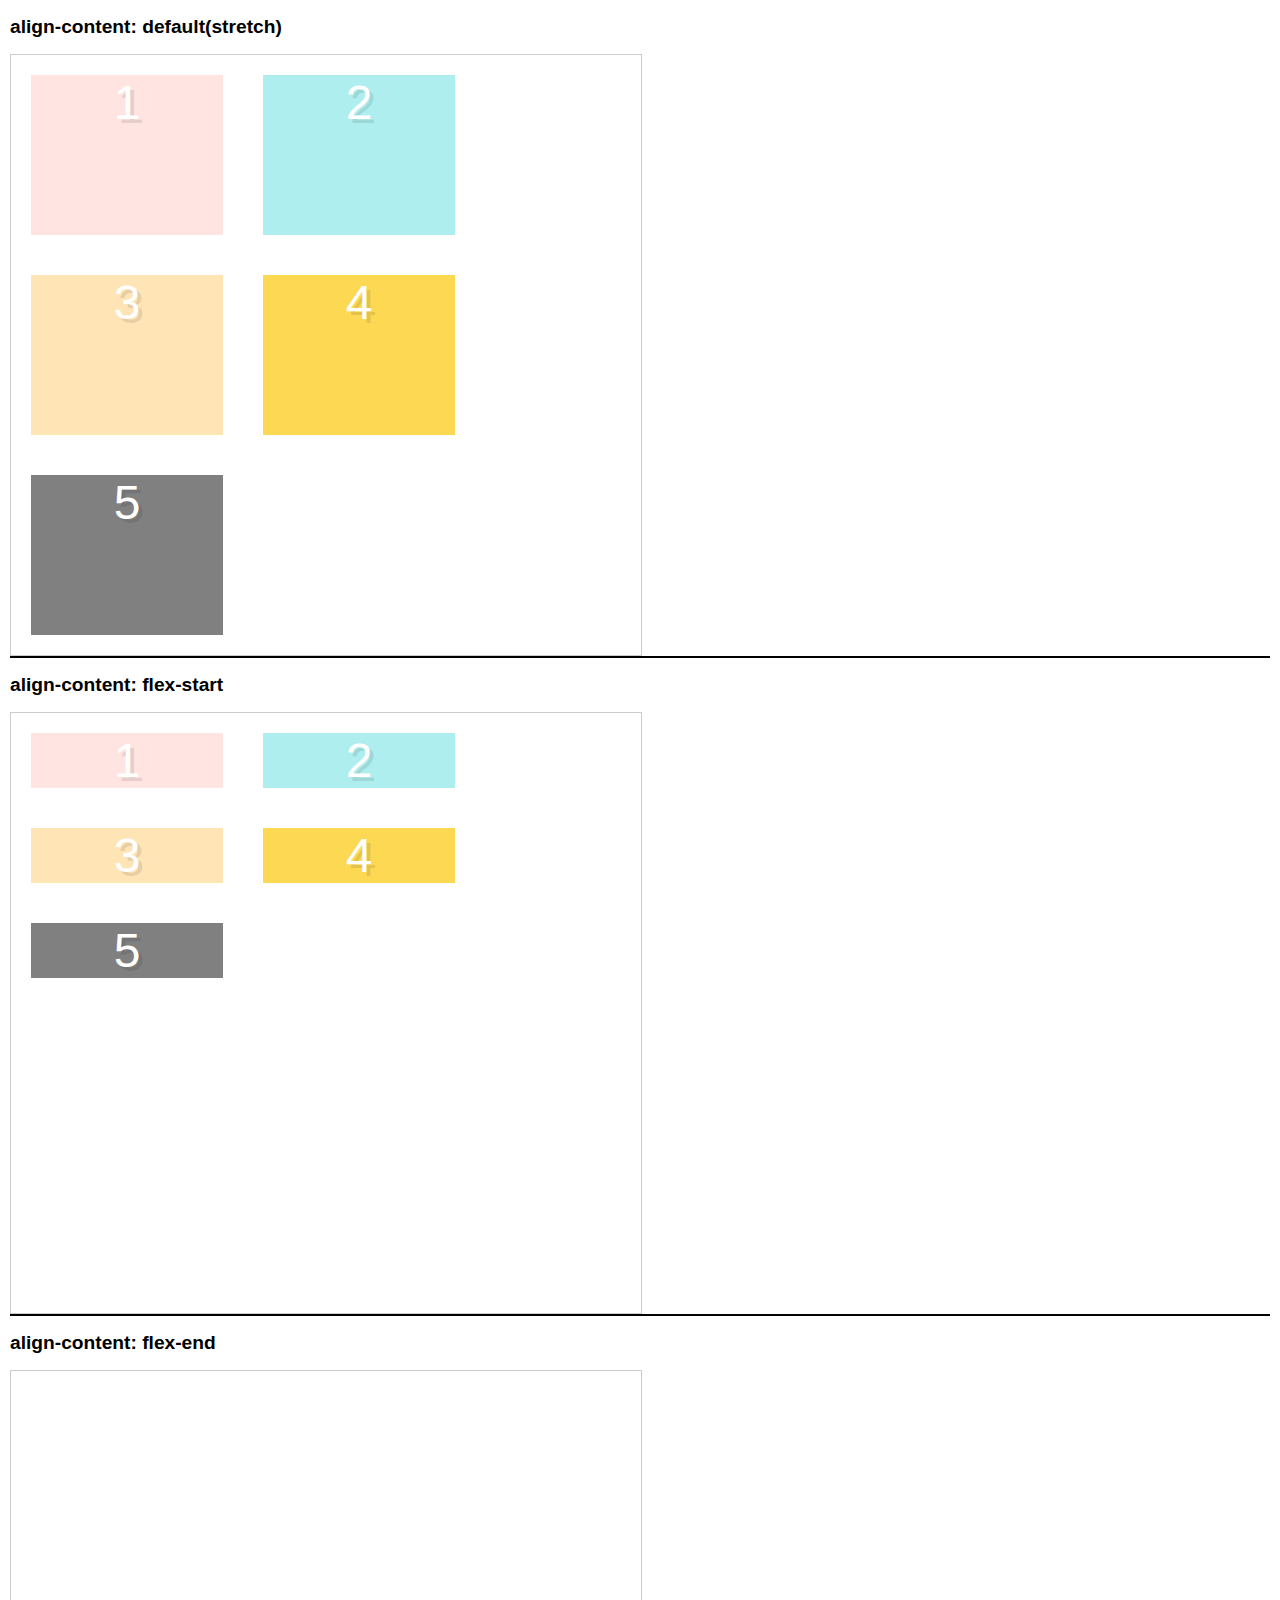
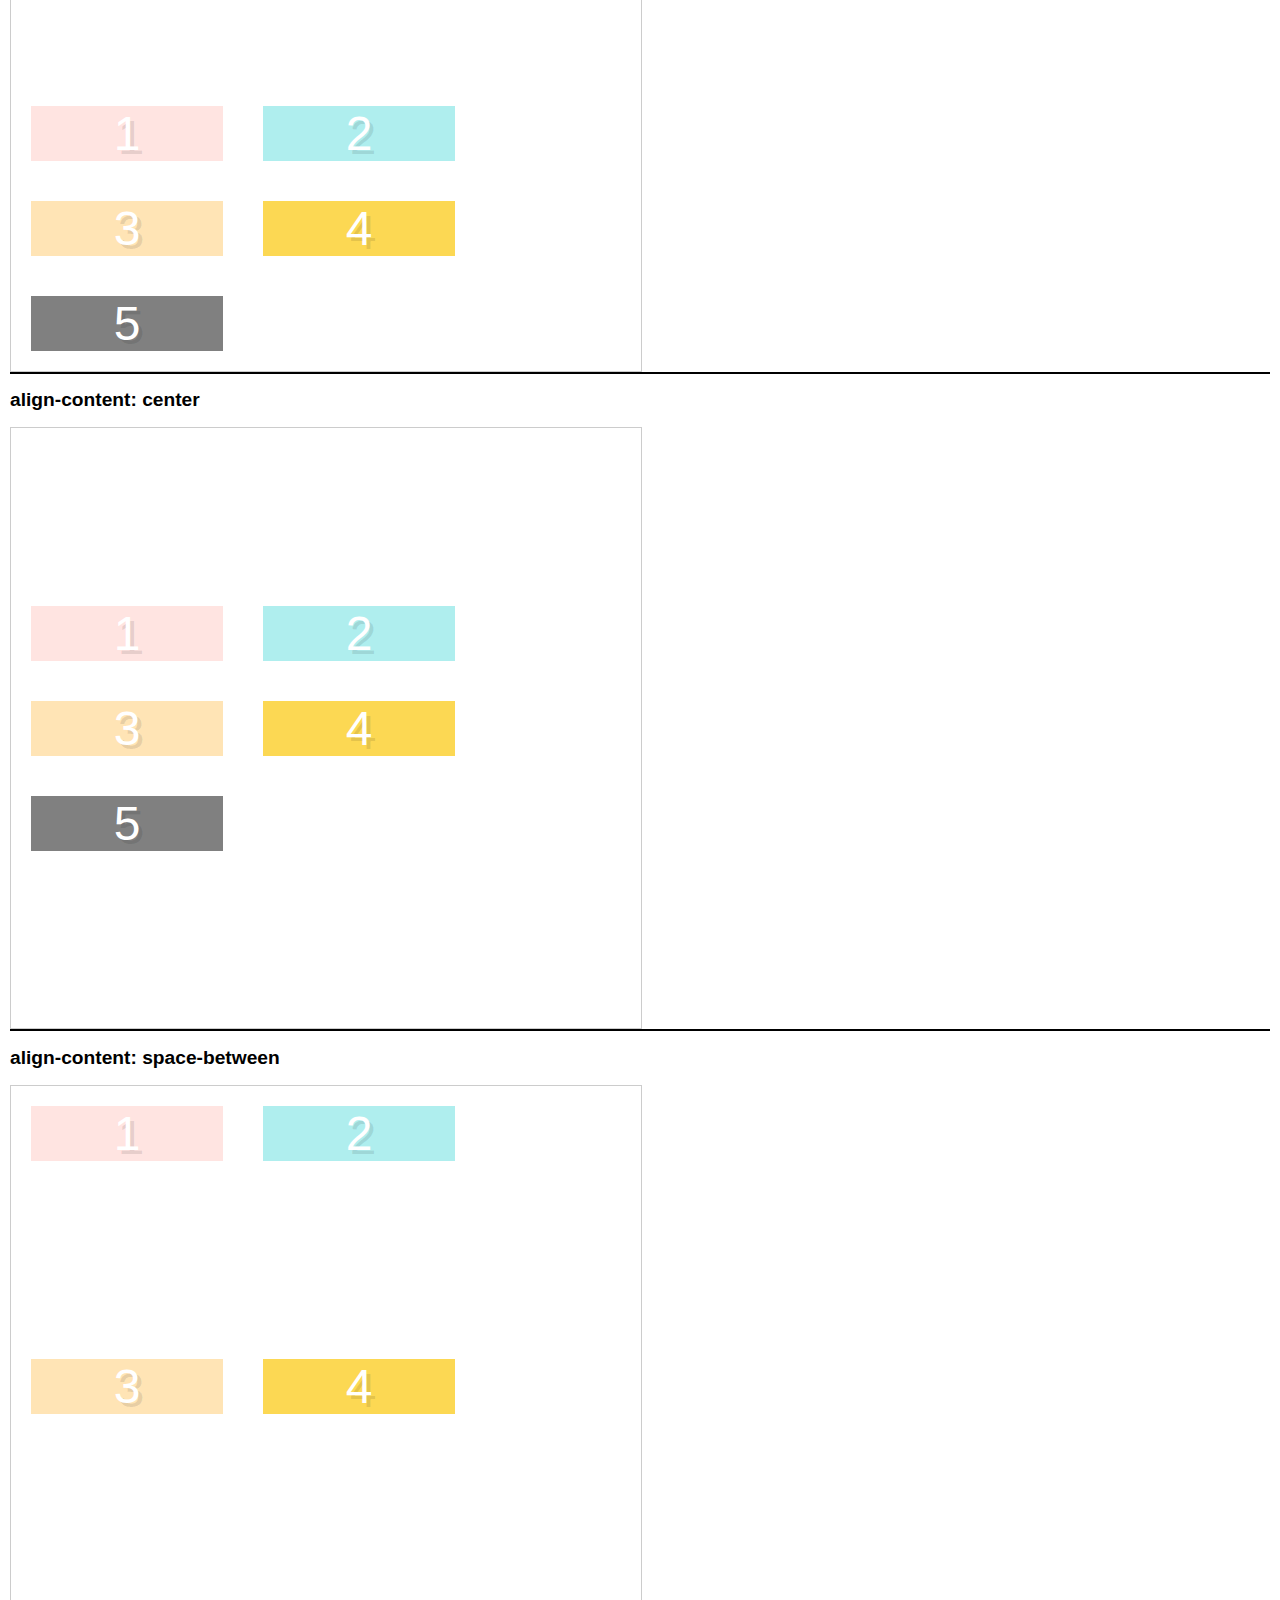
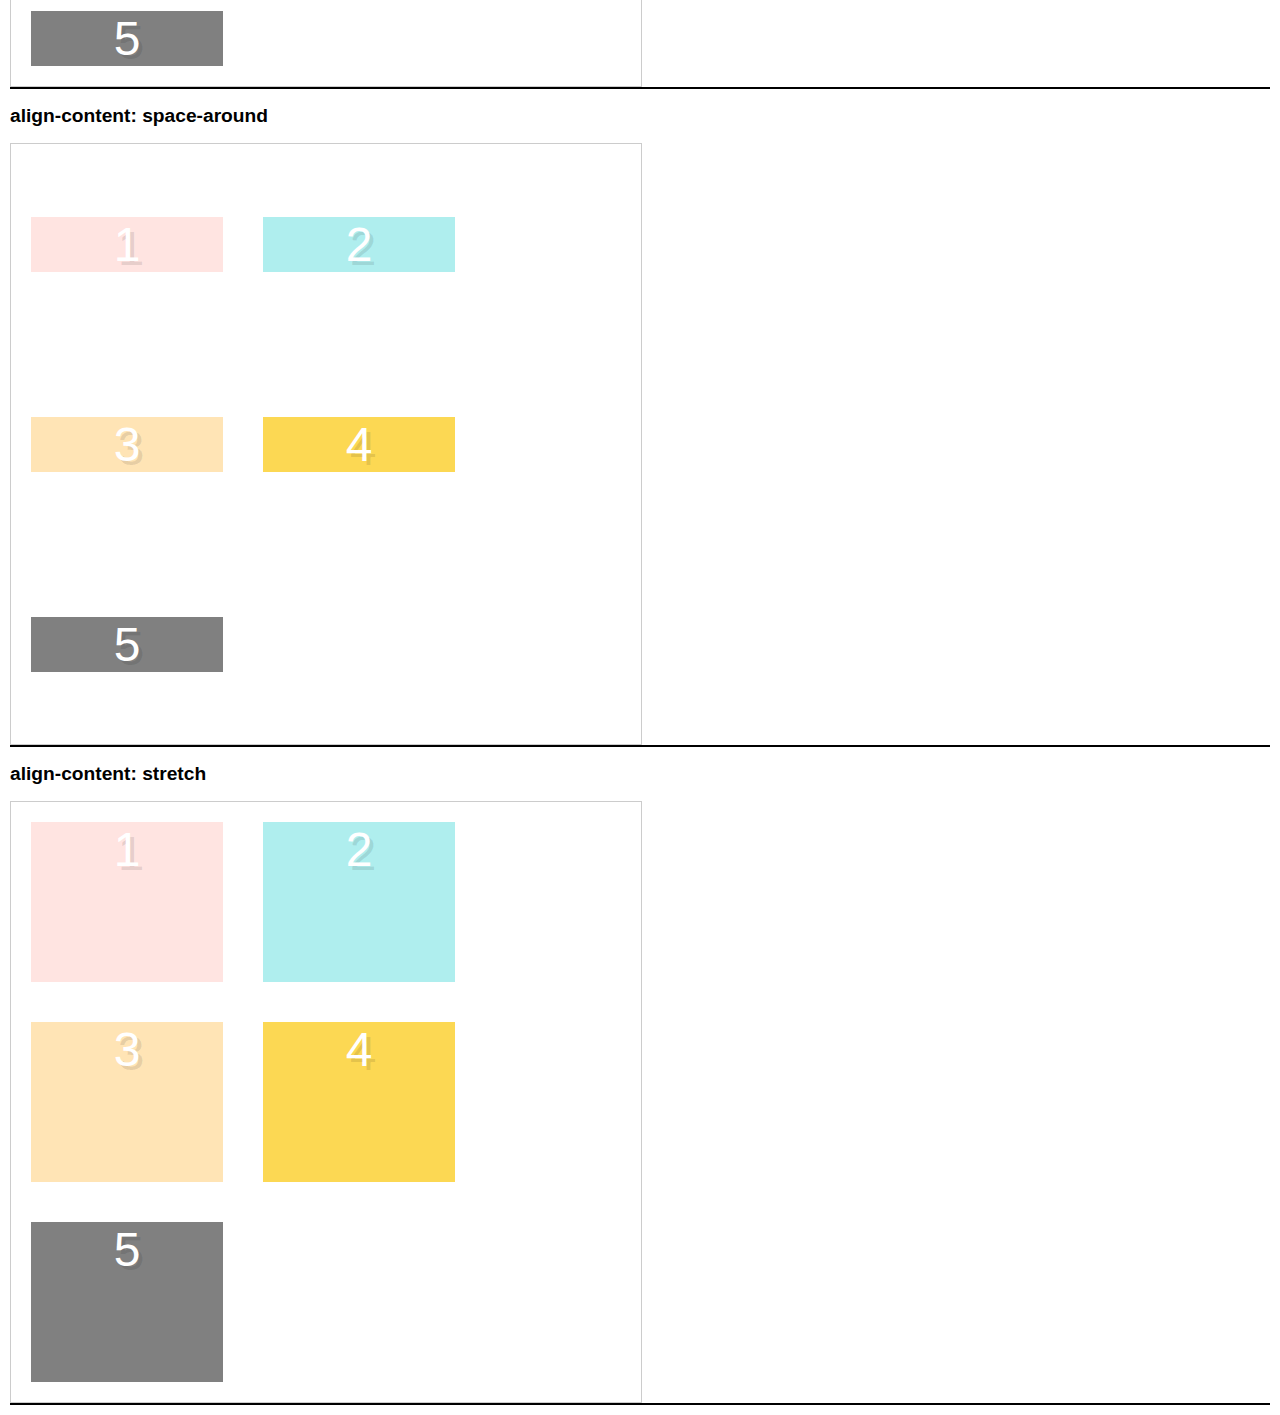
<file: align-content/index.html>
<!DOCTYPE html>
<html lang="en">
  <head>
    <meta charset="UTF-8">
    <link rel="stylesheet" href="../css/normalize.css" type="text/css"/>
    <link rel="stylesheet" href="style.css" type="text/css"/>
    <title>Flex Layout align-content</title>
  </head>
  <body>
    <div class="container">
      <h2>align-content: default(stretch)</h2>
      <div class="flex">
        <div class="box box1">1</div>
        <div class="box box2">2</div>
        <div class="box box3">3</div>
        <div class="box box4">4</div>
        <div class="box box5">5</div>
      </div>
    </div>

    <div class="container">
      <h2>align-content: flex-start</h2>
      <div class="flex flex-start">
        <div class="box box1">1</div>
        <div class="box box2">2</div>
        <div class="box box3">3</div>
        <div class="box box4">4</div>
        <div class="box box5">5</div>
      </div>
    </div>

    <div class="container">
      <h2>align-content: flex-end</h2>
      <div class="flex flex-end">
        <div class="box box1">1</div>
        <div class="box box2">2</div>
        <div class="box box3">3</div>
        <div class="box box4">4</div>
        <div class="box box5">5</div>
      </div>
    </div>

    <div class="container">
      <h2>align-content: center</h2>
      <div class="flex center">
        <div class="box box1">1</div>
        <div class="box box2">2</div>
        <div class="box box3">3</div>
        <div class="box box4">4</div>
        <div class="box box5">5</div>
      </div>
    </div>

    <div class="container">
      <h2>align-content: space-between</h2>
      <div class="flex space-between">
        <div class="box box1">1</div>
        <div class="box box2">2</div>
        <div class="box box3">3</div>
        <div class="box box4">4</div>
        <div class="box box5">5</div>
      </div>
    </div>

    <div class="container">
      <h2>align-content: space-around</h2>
      <div class="flex space-around">
        <div class="box box1">1</div>
        <div class="box box2">2</div>
        <div class="box box3">3</div>
        <div class="box box4">4</div>
        <div class="box box5">5</div>
      </div>
    </div>

    <div class="container">
      <h2>align-content: stretch</h2>
      <div class="flex stretch">
        <div class="box box1">1</div>
        <div class="box box2">2</div>
        <div class="box box3">3</div>
        <div class="box box4">4</div>
        <div class="box box5">5</div>
      </div>
    </div>

  </body>
</html>
</file>
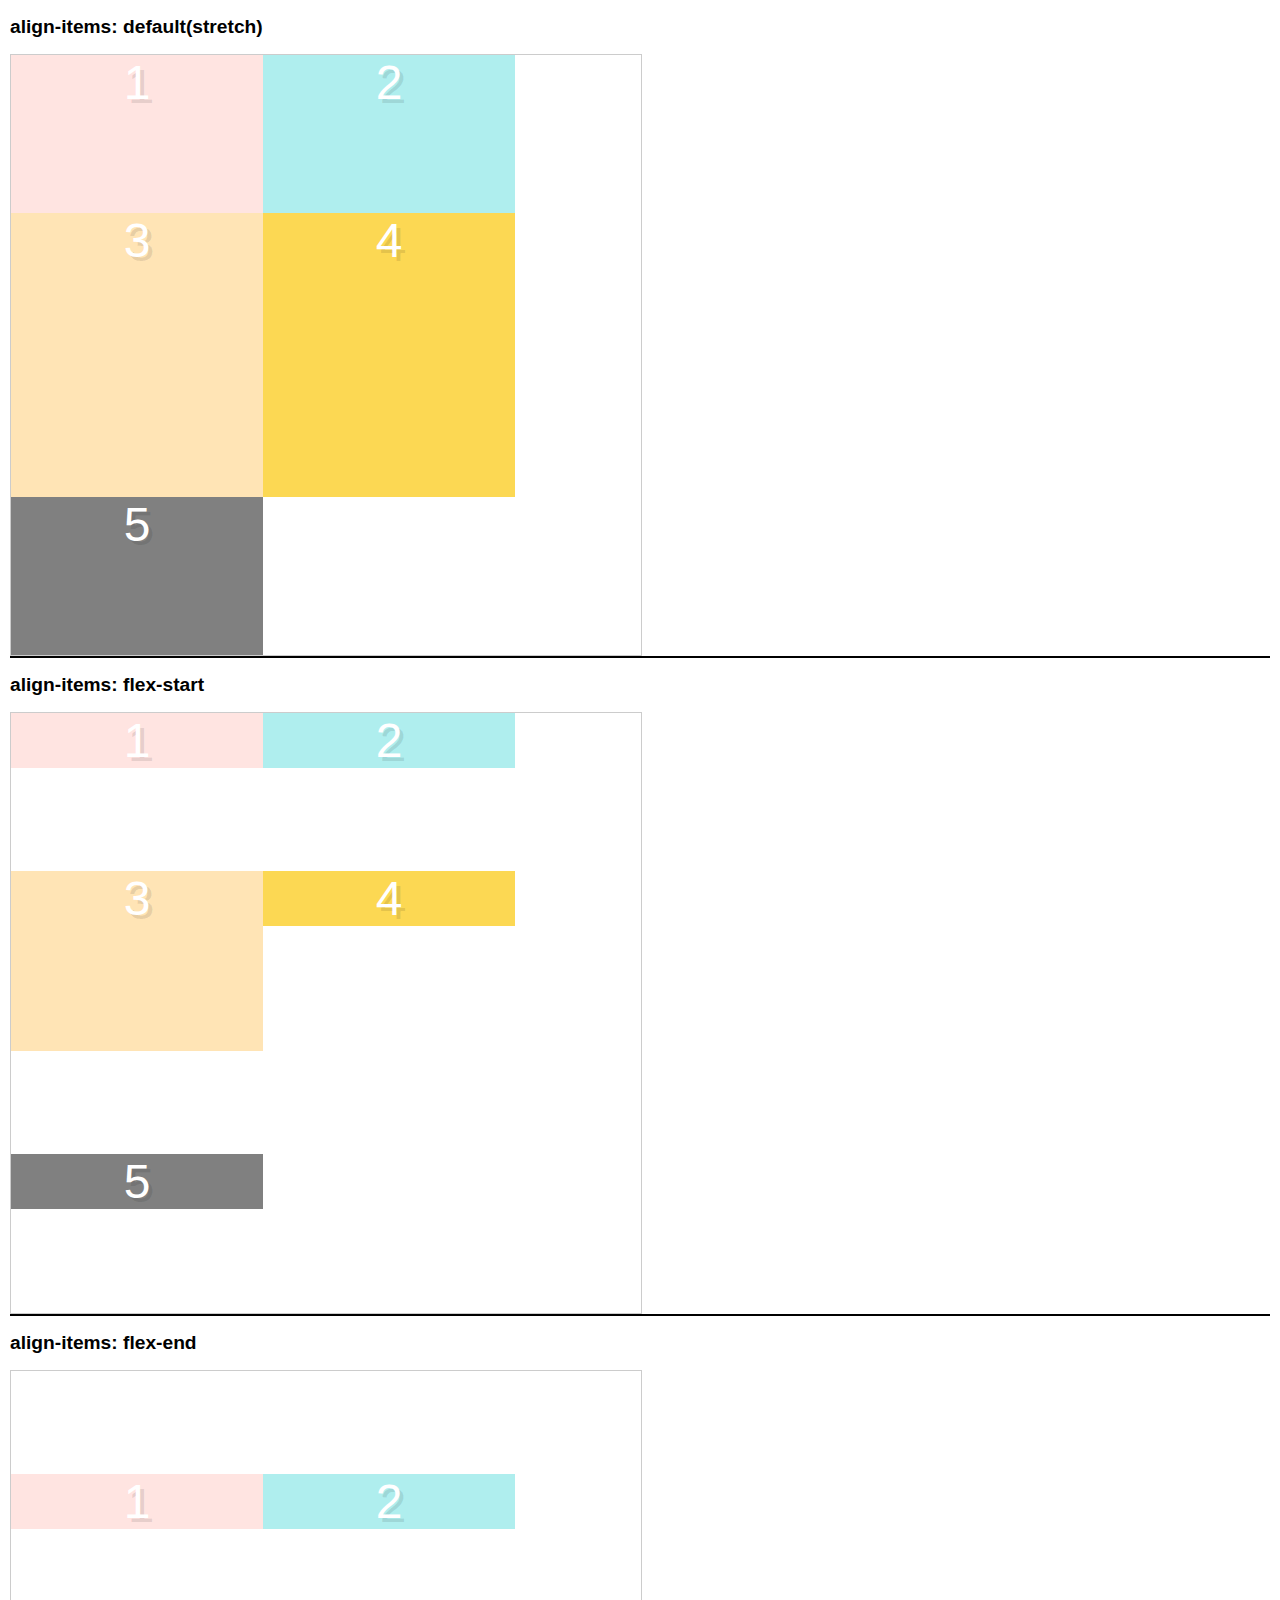
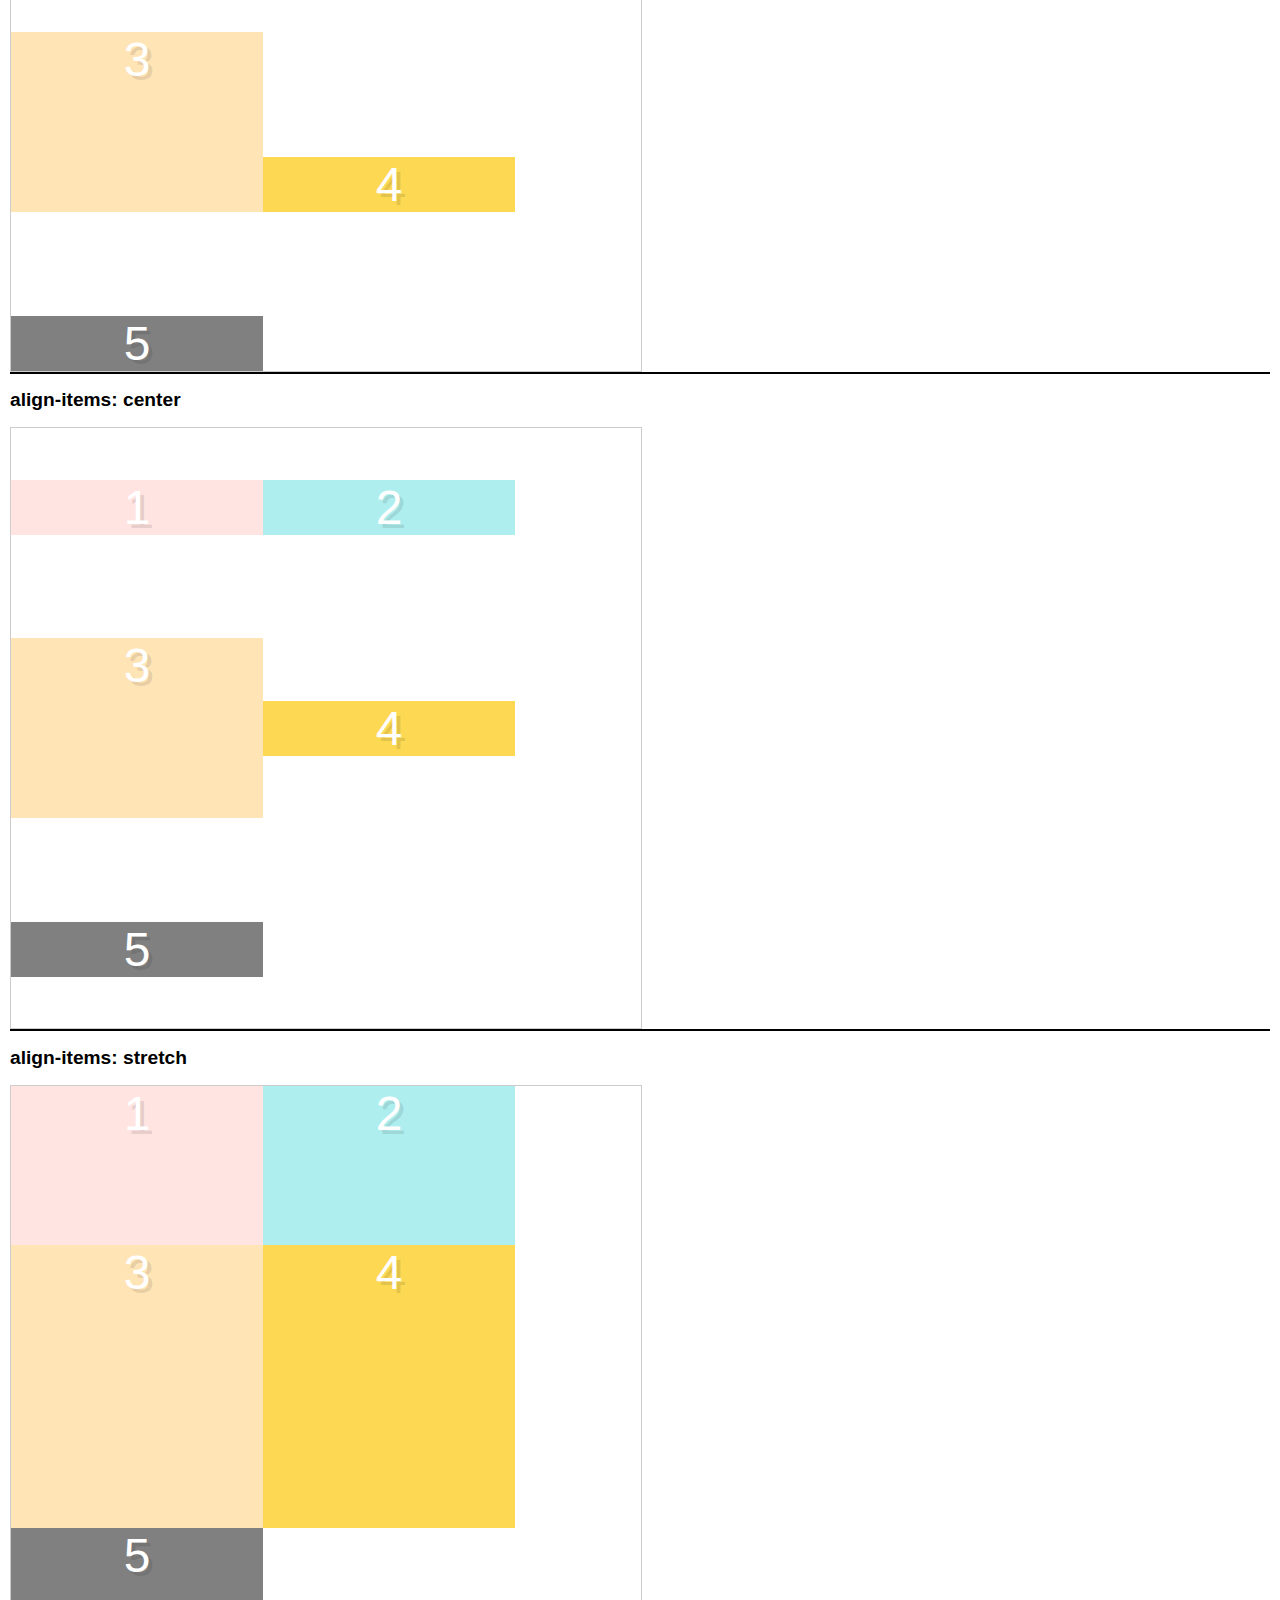
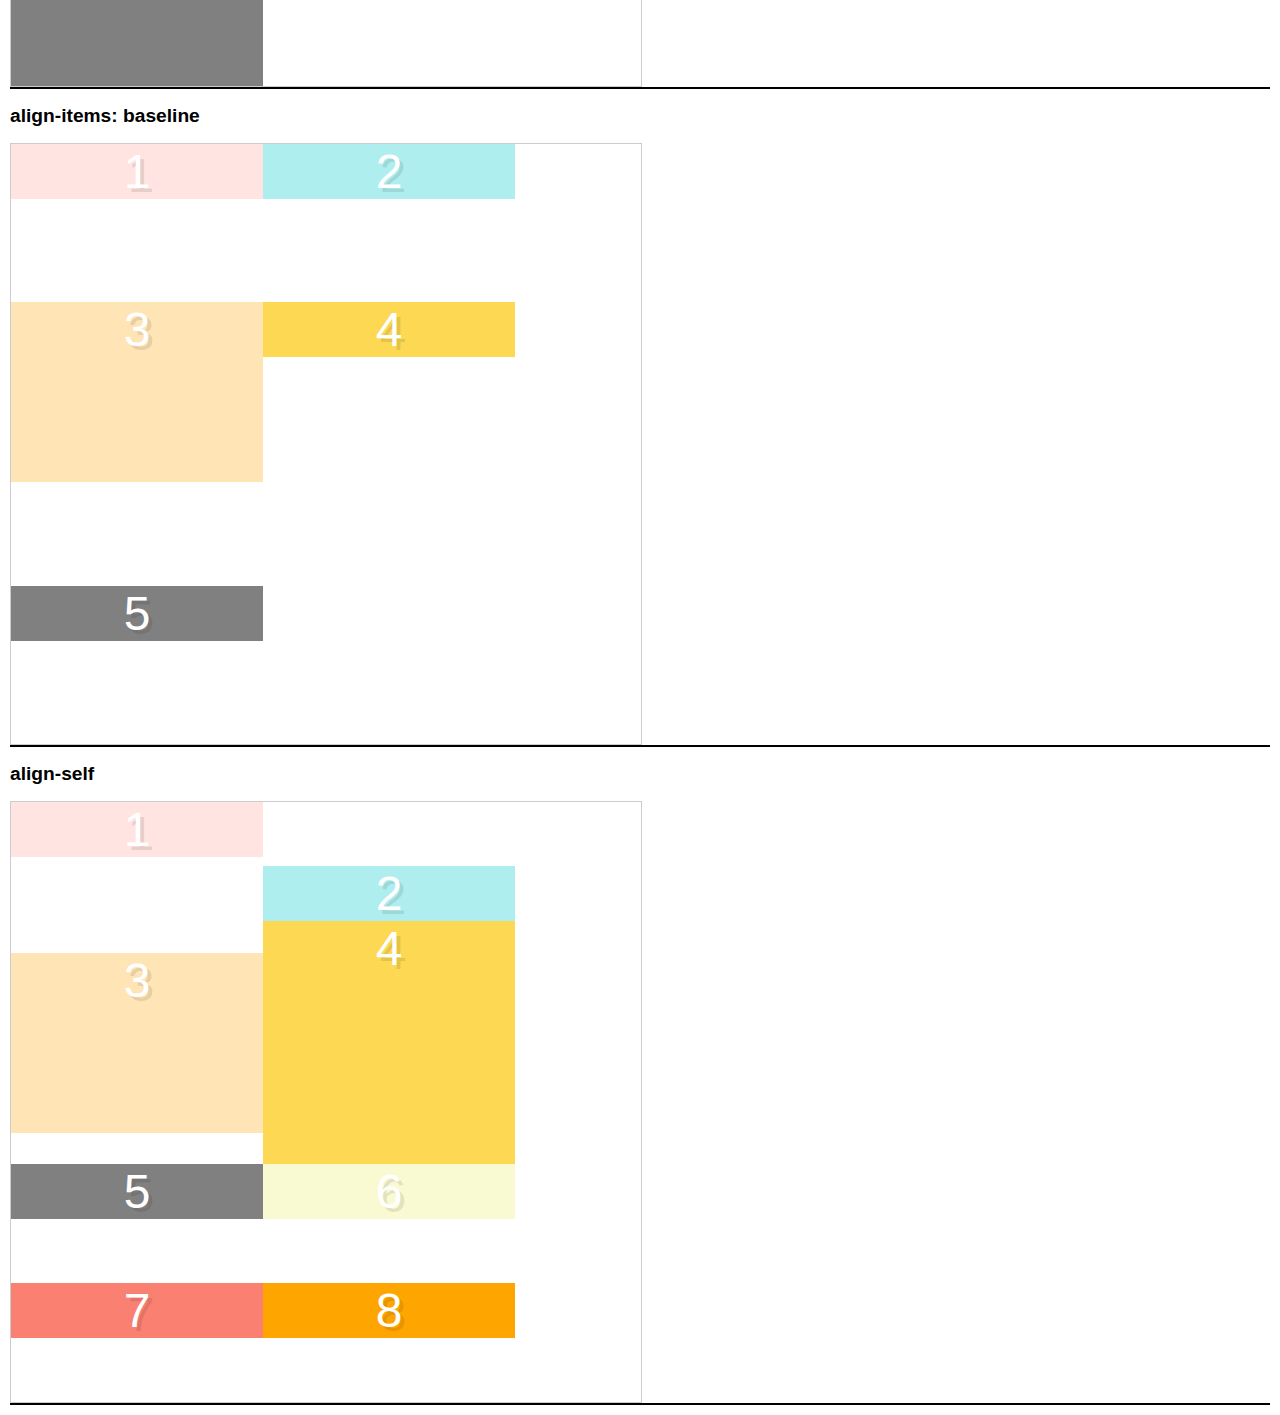
<file: align-items-with-align-self/index.html>
<!DOCTYPE html>
<html lang="en">
  <head>
    <meta charset="UTF-8">
    <link rel="stylesheet" href="../css/normalize.css" type="text/css"/>
    <link rel="stylesheet" href="style.css" type="text/css"/>
    <title>Flex Layout align-items</title>
  </head>
  <body>
    <div class="container">
      <h2>align-items: default(stretch)</h2>
      <div class="flex">
        <div class="box box1">1</div>
        <div class="box box2">2</div>
        <div class="box box3">3</div>
        <div class="box box4">4</div>
        <div class="box box5">5</div>
      </div>
    </div>

    <div class="container">
      <h2>align-items: flex-start</h2>
      <div class="flex flex-start">
        <div class="box box1">1</div>
        <div class="box box2">2</div>
        <div class="box box3">3</div>
        <div class="box box4">4</div>
        <div class="box box5">5</div>
      </div>
    </div>

    <div class="container">
      <h2>align-items: flex-end</h2>
      <div class="flex flex-end">
        <div class="box box1">1</div>
        <div class="box box2">2</div>
        <div class="box box3">3</div>
        <div class="box box4">4</div>
        <div class="box box5">5</div>
      </div>
    </div>

    <div class="container">
      <h2>align-items: center</h2>
      <div class="flex center">
        <div class="box box1">1</div>
        <div class="box box2">2</div>
        <div class="box box3">3</div>
        <div class="box box4">4</div>
        <div class="box box5">5</div>
      </div>
    </div>

    <div class="container">
      <h2>align-items: stretch</h2>
      <div class="flex stretch">
        <div class="box box1">1</div>
        <div class="box box2">2</div>
        <div class="box box3">3</div>
        <div class="box box4">4</div>
        <div class="box box5">5</div>
      </div>
    </div>

    <div class="container">
      <h2>align-items: baseline</h2>
      <div class="flex baseline">
        <div class="box box1">1</div>
        <div class="box box2">2</div>
        <div class="box box3">3</div>
        <div class="box box4">4</div>
        <div class="box box5">5</div>
      </div>
    </div>

    <div class="container">
      <h2>align-self</h2>
      <div class="flex baseline">
        <div class="box box1 self-flex-start">1</div>
        <div class="box box2 self-flex-end">2</div>
        <div class="box box3 self-center">3</div>
        <div class="box box4 self-stretch">4</div>
        <div class="box box5 self-baseline">5</div>
        <div class="box box6">6</div>
        <div class="box box7">7</div>
        <div class="box box8">8</div>
      </div>
    </div>


  </body>
</html>
</file>
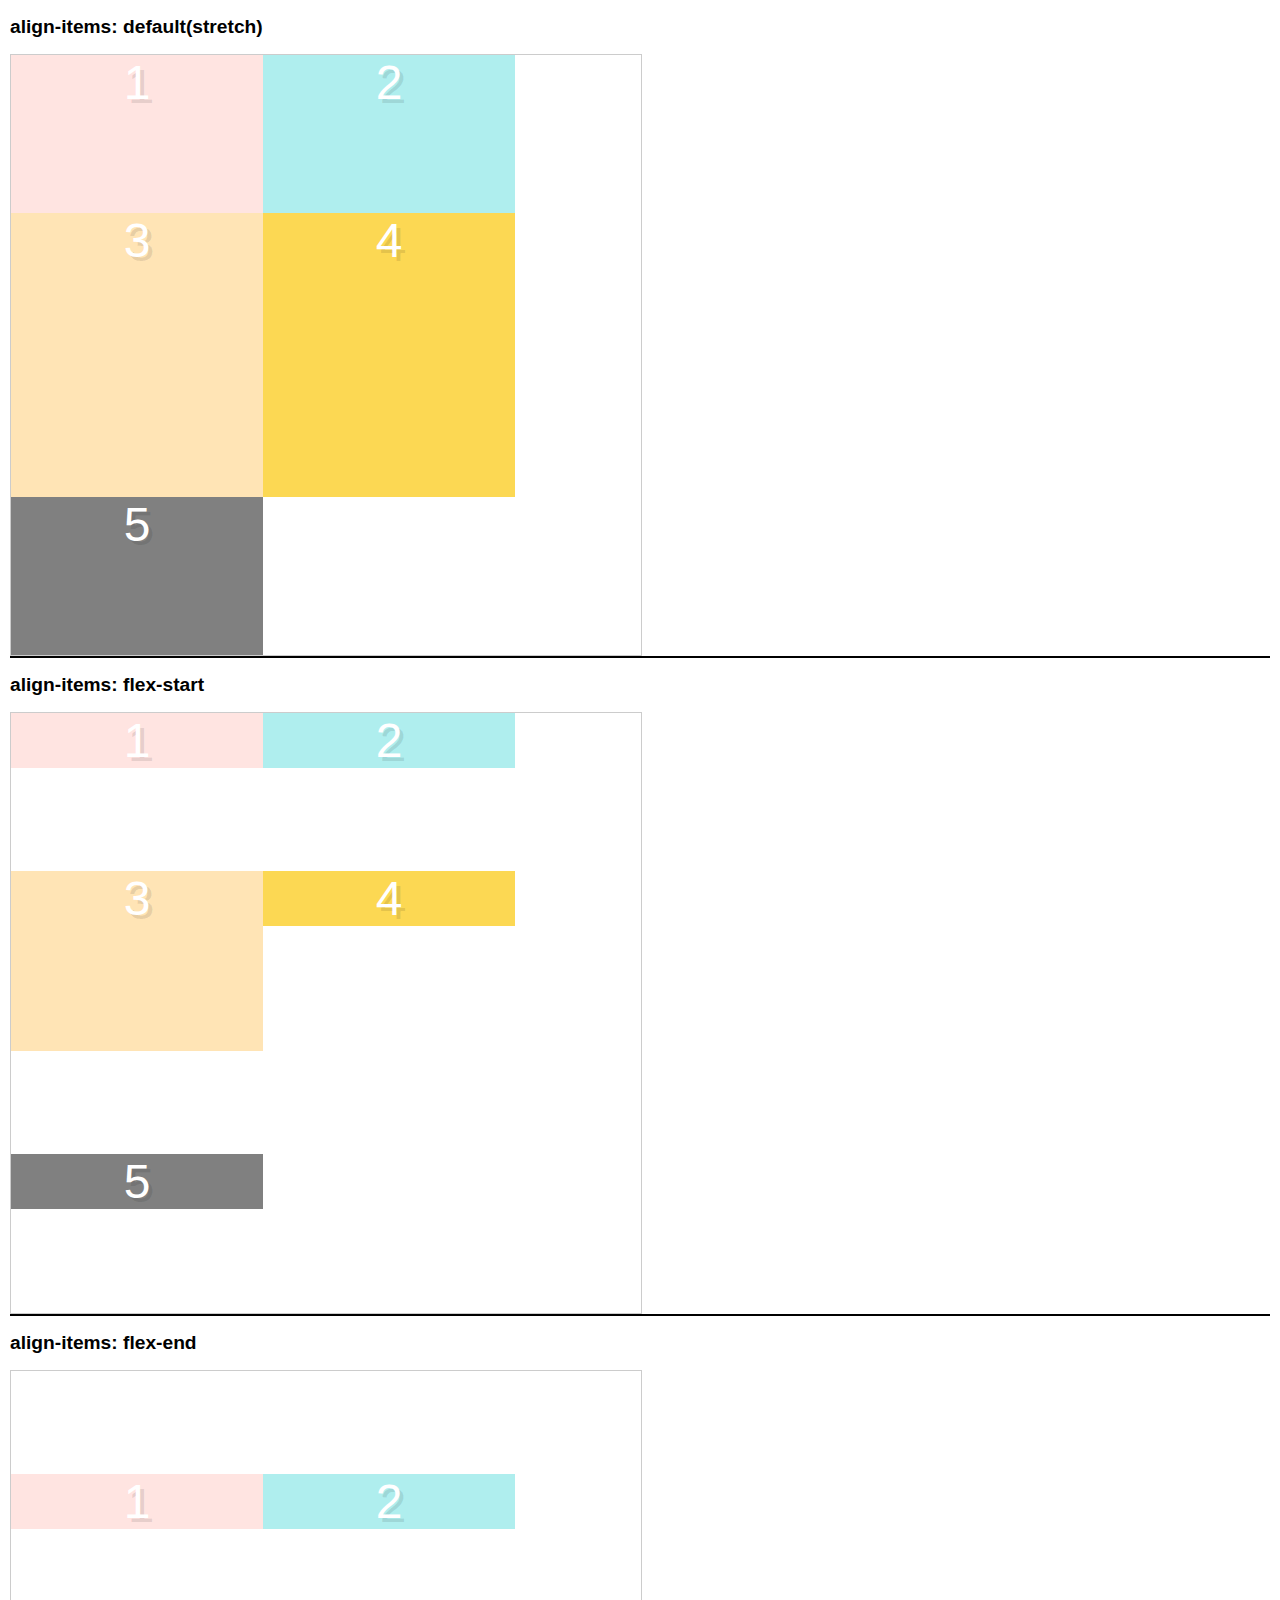
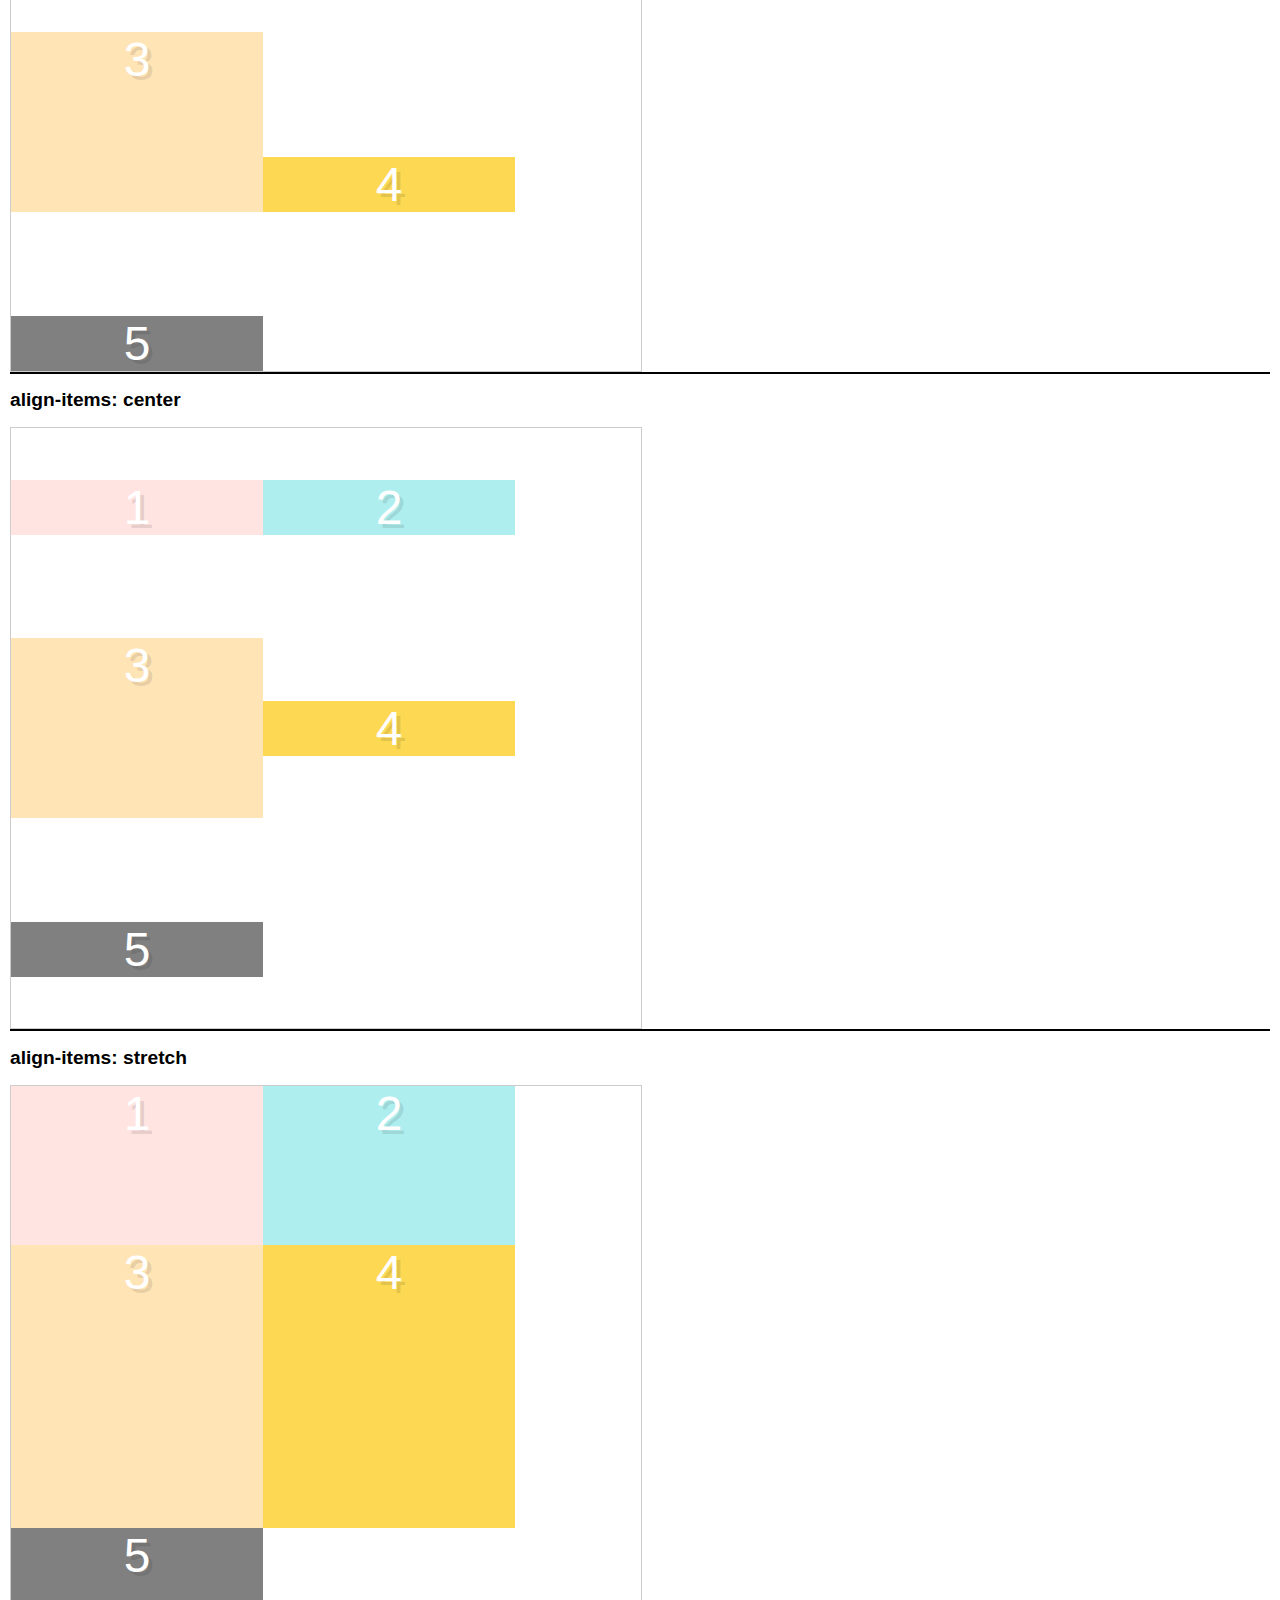
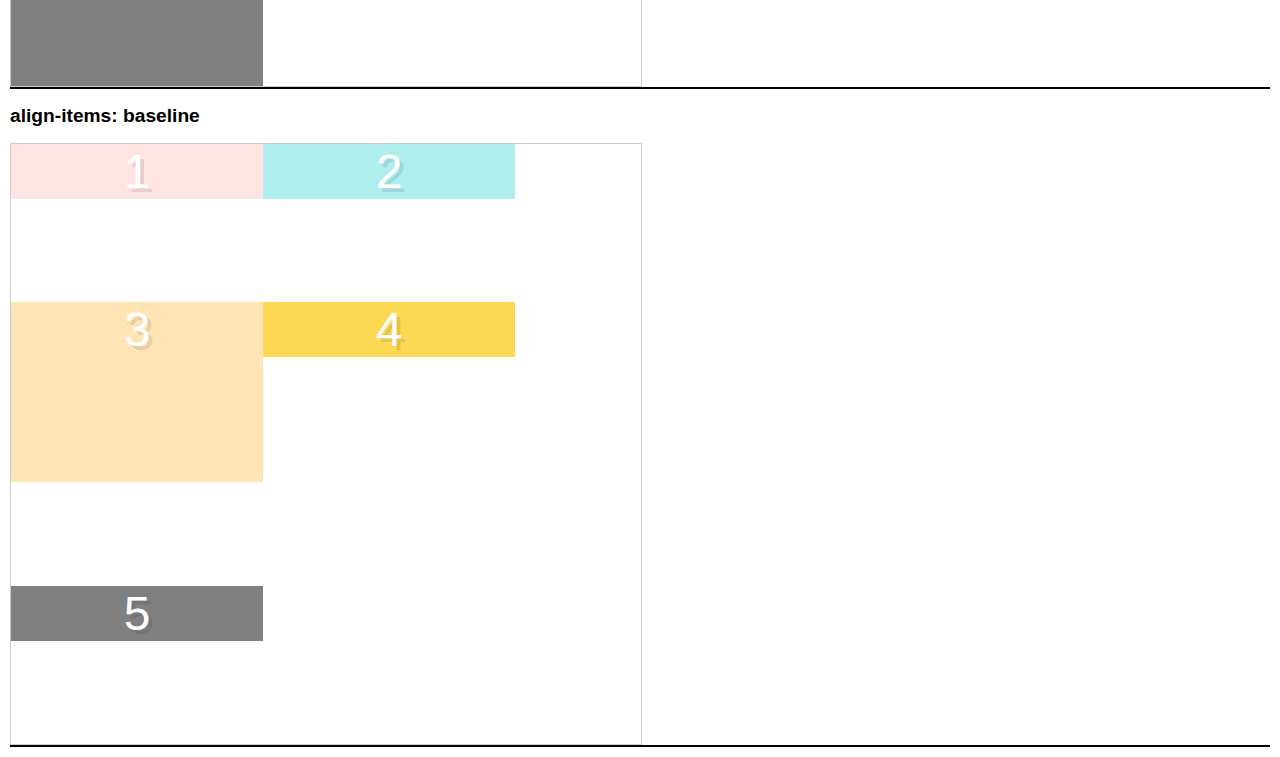
<file: align-items/index.html>
<!DOCTYPE html>
<html lang="en">
  <head>
    <meta charset="UTF-8">
    <link rel="stylesheet" href="../css/normalize.css" type="text/css"/>
    <link rel="stylesheet" href="style.css" type="text/css"/>
    <title>Flex Layout align-items</title>
  </head>
  <body>
    <div class="container">
      <h2>align-items: default(stretch)</h2>
      <div class="flex">
        <div class="box box1">1</div>
        <div class="box box2">2</div>
        <div class="box box3">3</div>
        <div class="box box4">4</div>
        <div class="box box5">5</div>
      </div>
    </div>

    <div class="container">
      <h2>align-items: flex-start</h2>
      <div class="flex flex-start">
        <div class="box box1">1</div>
        <div class="box box2">2</div>
        <div class="box box3">3</div>
        <div class="box box4">4</div>
        <div class="box box5">5</div>
      </div>
    </div>

    <div class="container">
      <h2>align-items: flex-end</h2>
      <div class="flex flex-end">
        <div class="box box1">1</div>
        <div class="box box2">2</div>
        <div class="box box3">3</div>
        <div class="box box4">4</div>
        <div class="box box5">5</div>
      </div>
    </div>

    <div class="container">
      <h2>align-items: center</h2>
      <div class="flex center">
        <div class="box box1">1</div>
        <div class="box box2">2</div>
        <div class="box box3">3</div>
        <div class="box box4">4</div>
        <div class="box box5">5</div>
      </div>
    </div>

    <div class="container">
      <h2>align-items: stretch</h2>
      <div class="flex stretch">
        <div class="box box1">1</div>
        <div class="box box2">2</div>
        <div class="box box3">3</div>
        <div class="box box4">4</div>
        <div class="box box5">5</div>
      </div>
    </div>

    <div class="container">
      <h2>align-items: baseline</h2>
      <div class="flex baseline">
        <div class="box box1">1</div>
        <div class="box box2">2</div>
        <div class="box box3">3</div>
        <div class="box box4">4</div>
        <div class="box box5">5</div>
      </div>
    </div>

  </body>
</html>
</file>
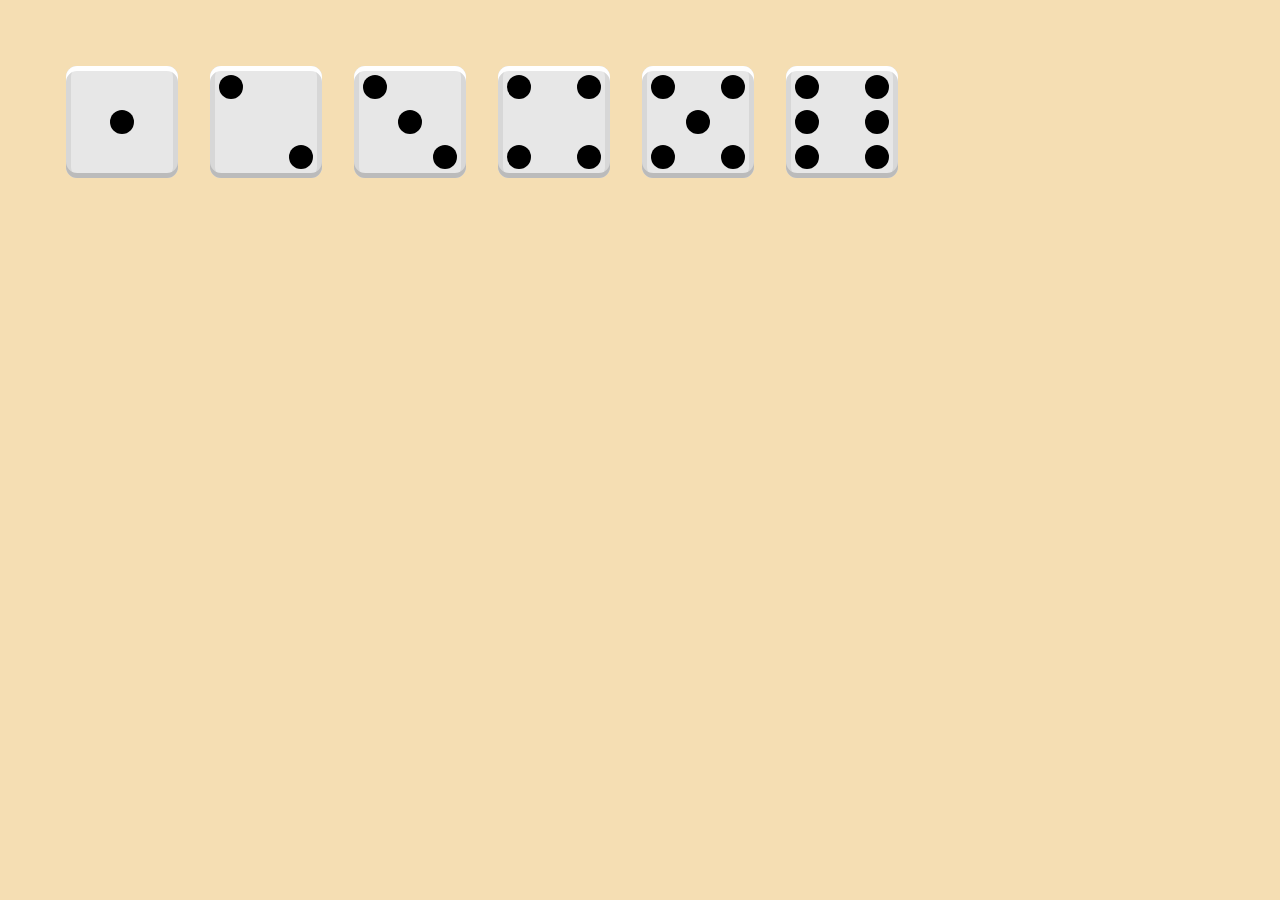
<file: dice-demo/index.html>
<!DOCTYPE html>
<html lang="en">
  <head>
    <meta charset="UTF-8">
    <link rel="stylesheet" href="../css/normalize.css" type="text/css"/>
    <link rel="stylesheet" href="style.css" type="text/css"/>
    <title>Dice Demo</title>
  </head>
  <body>
    <div class="dice first-face">
      <span class="dot"></span>
    </div>

    <div class="dice second-face">
      <span class="dot"></span>
      <span class="dot"></span>
    </div>

    <div class="dice third-face">
      <span class="dot"></span>
      <span class="dot"></span>
      <span class="dot"></span>
    </div>

    <div class="dice forth-face">
      <div class="row">
        <span class="dot"></span>
        <span class="dot"></span>
      </div>
      <div class="row">
        <span class="dot"></span>
        <span class="dot"></span>
      </div>
    </div>

    <div class="dice fifth-face">
      <div class="row">
        <span class="dot"></span>
        <span class="dot"></span>
      </div>
      <div class="row">
        <span class="dot"></span>
      </div>
      <div class="row">
        <span class="dot"></span>
        <span class="dot"></span>
      </div>
    </div>

    <div class="dice sixth-face">
      <div class="row">
        <span class="dot"></span>
        <span class="dot"></span>
      </div>
      <div class="row">
        <span class="dot"></span>
        <span class="dot"></span>
      </div>
      <div class="row">
        <span class="dot"></span>
        <span class="dot"></span>
      </div>
    </div>

  </body>
</html>
</file>
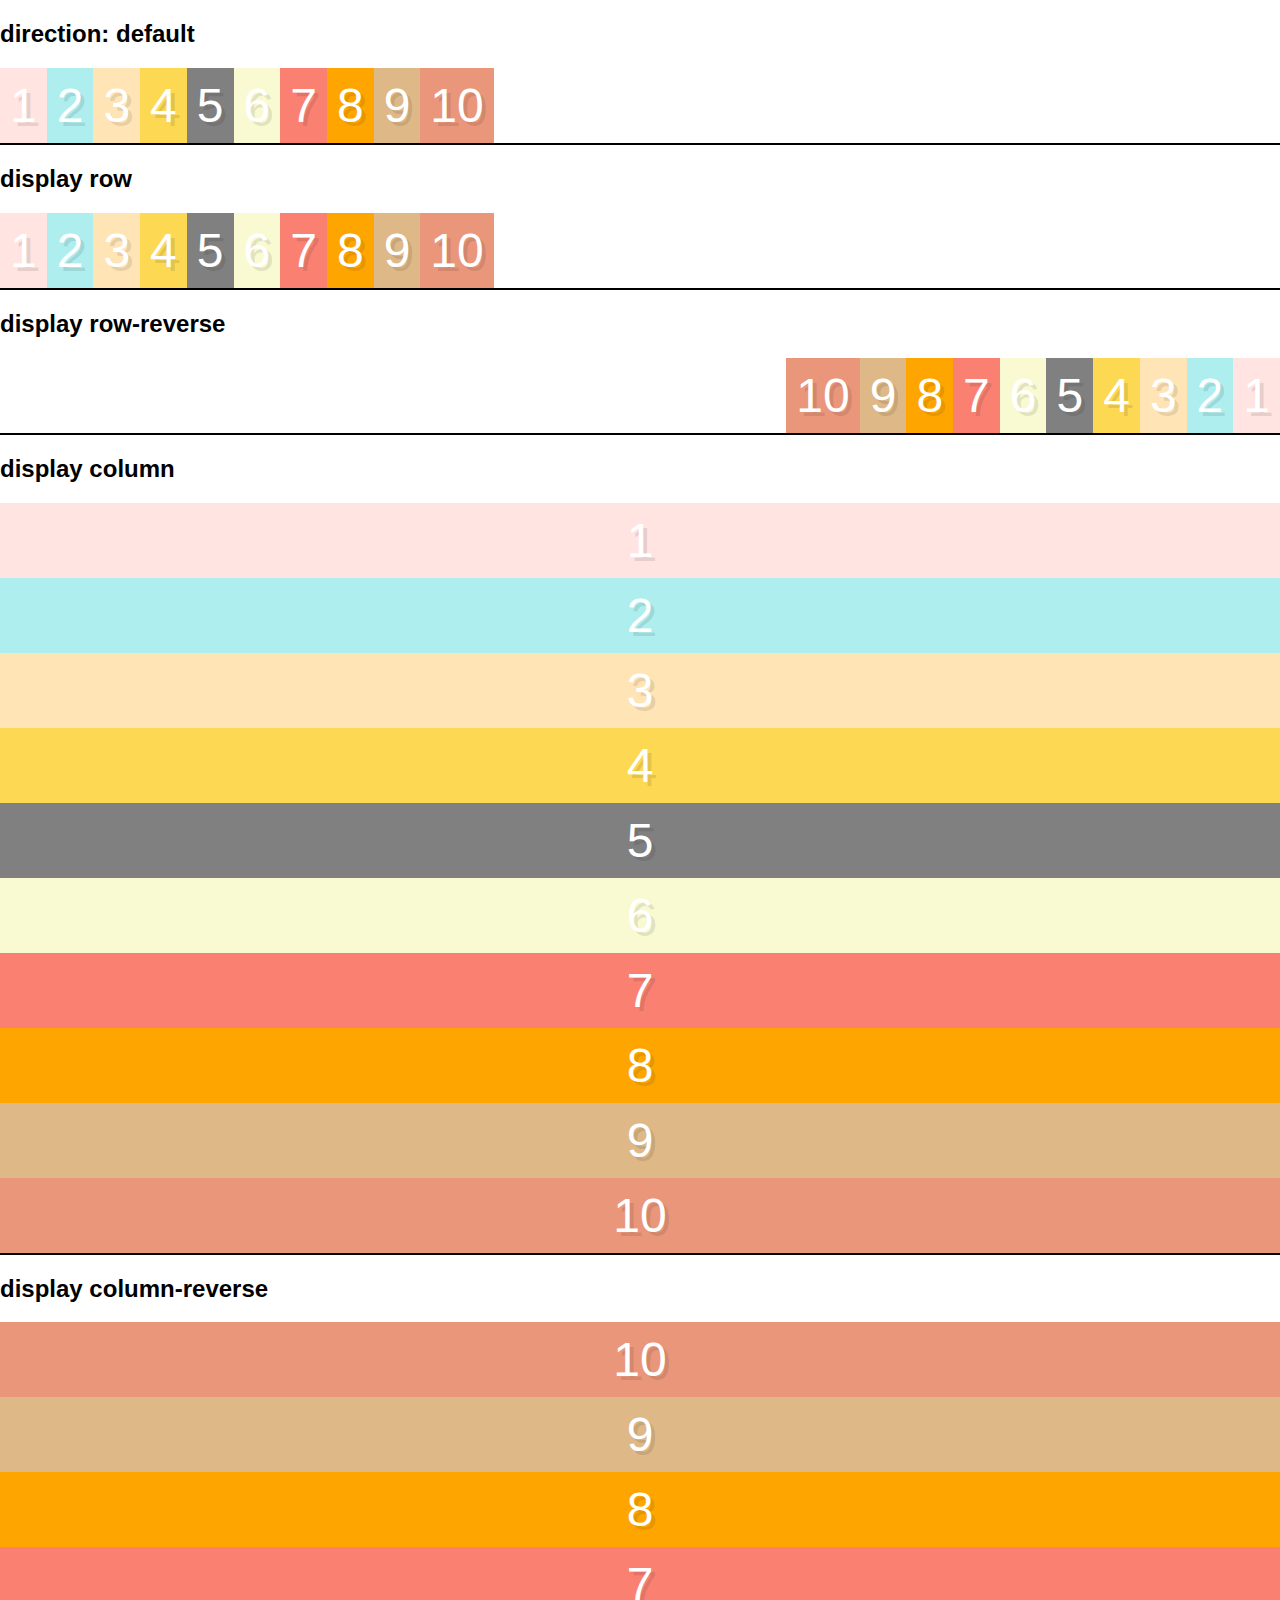
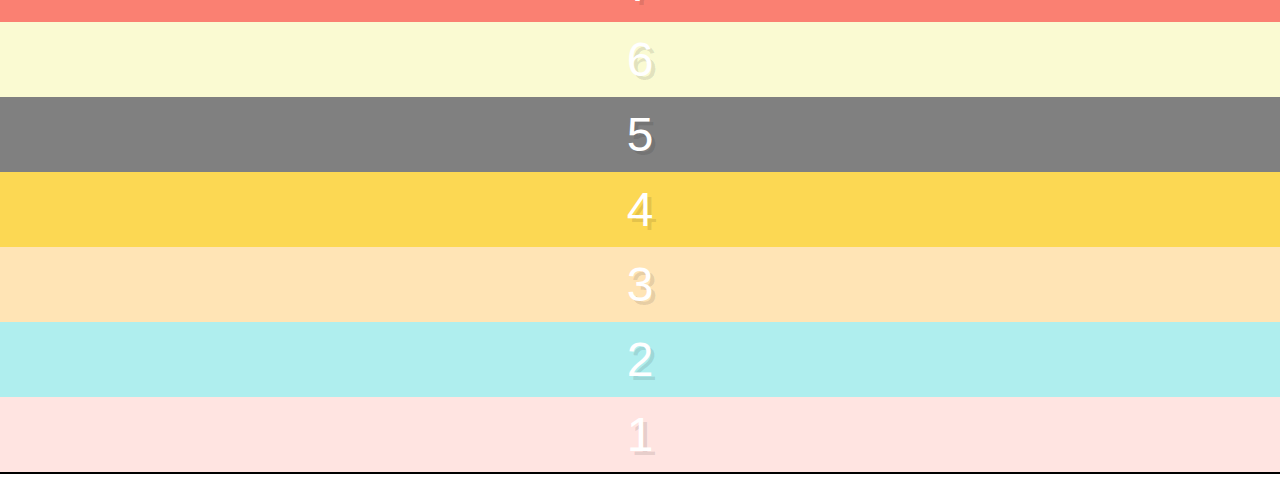
<file: flex-direction/index.html>
<!DOCTYPE html>
<html lang="en">
  <head>
    <meta charset="UTF-8">
    <link rel="stylesheet" href="../css/normalize.css" type="text/css"/>
    <link rel="stylesheet" href="style.css" type="text/css"/>
    <title>Flex Layout flex-direction</title>
  </head>
  <body>
    <div class="container">
      <h2>direction: default</h2>
      <div class="flex">
        <div class="box box1">1</div>
        <div class="box box2">2</div>
        <div class="box box3">3</div>
        <div class="box box4">4</div>
        <div class="box box5">5</div>
        <div class="box box6">6</div>
        <div class="box box7">7</div>
        <div class="box box8">8</div>
        <div class="box box9">9</div>
        <div class="box box10">10</div>
      </div>
    </div>

    <div class="container">
      <h2>display row</h2>
      <div class="flex row">
        <div class="box box1">1</div>
        <div class="box box2">2</div>
        <div class="box box3">3</div>
        <div class="box box4">4</div>
        <div class="box box5">5</div>
        <div class="box box6">6</div>
        <div class="box box7">7</div>
        <div class="box box8">8</div>
        <div class="box box9">9</div>
        <div class="box box10">10</div>
      </div>
    </div>

    <div class="container">
      <h2>display row-reverse</h2>
      <div class="flex row-reverse">
        <div class="box box1">1</div>
        <div class="box box2">2</div>
        <div class="box box3">3</div>
        <div class="box box4">4</div>
        <div class="box box5">5</div>
        <div class="box box6">6</div>
        <div class="box box7">7</div>
        <div class="box box8">8</div>
        <div class="box box9">9</div>
        <div class="box box10">10</div>
      </div>
    </div>

    <div class="container">
      <h2>display column</h2>
      <div class="flex column">
        <div class="box box1">1</div>
        <div class="box box2">2</div>
        <div class="box box3">3</div>
        <div class="box box4">4</div>
        <div class="box box5">5</div>
        <div class="box box6">6</div>
        <div class="box box7">7</div>
        <div class="box box8">8</div>
        <div class="box box9">9</div>
        <div class="box box10">10</div>
      </div>
    </div>

    <div class="container">
      <h2>display column-reverse</h2>
      <div class="flex column-reverse">
        <div class="box box1">1</div>
        <div class="box box2">2</div>
        <div class="box box3">3</div>
        <div class="box box4">4</div>
        <div class="box box5">5</div>
        <div class="box box6">6</div>
        <div class="box box7">7</div>
        <div class="box box8">8</div>
        <div class="box box9">9</div>
        <div class="box box10">10</div>
      </div>
    </div>
  </body>
  </body>
  </body>
</html>
</file>
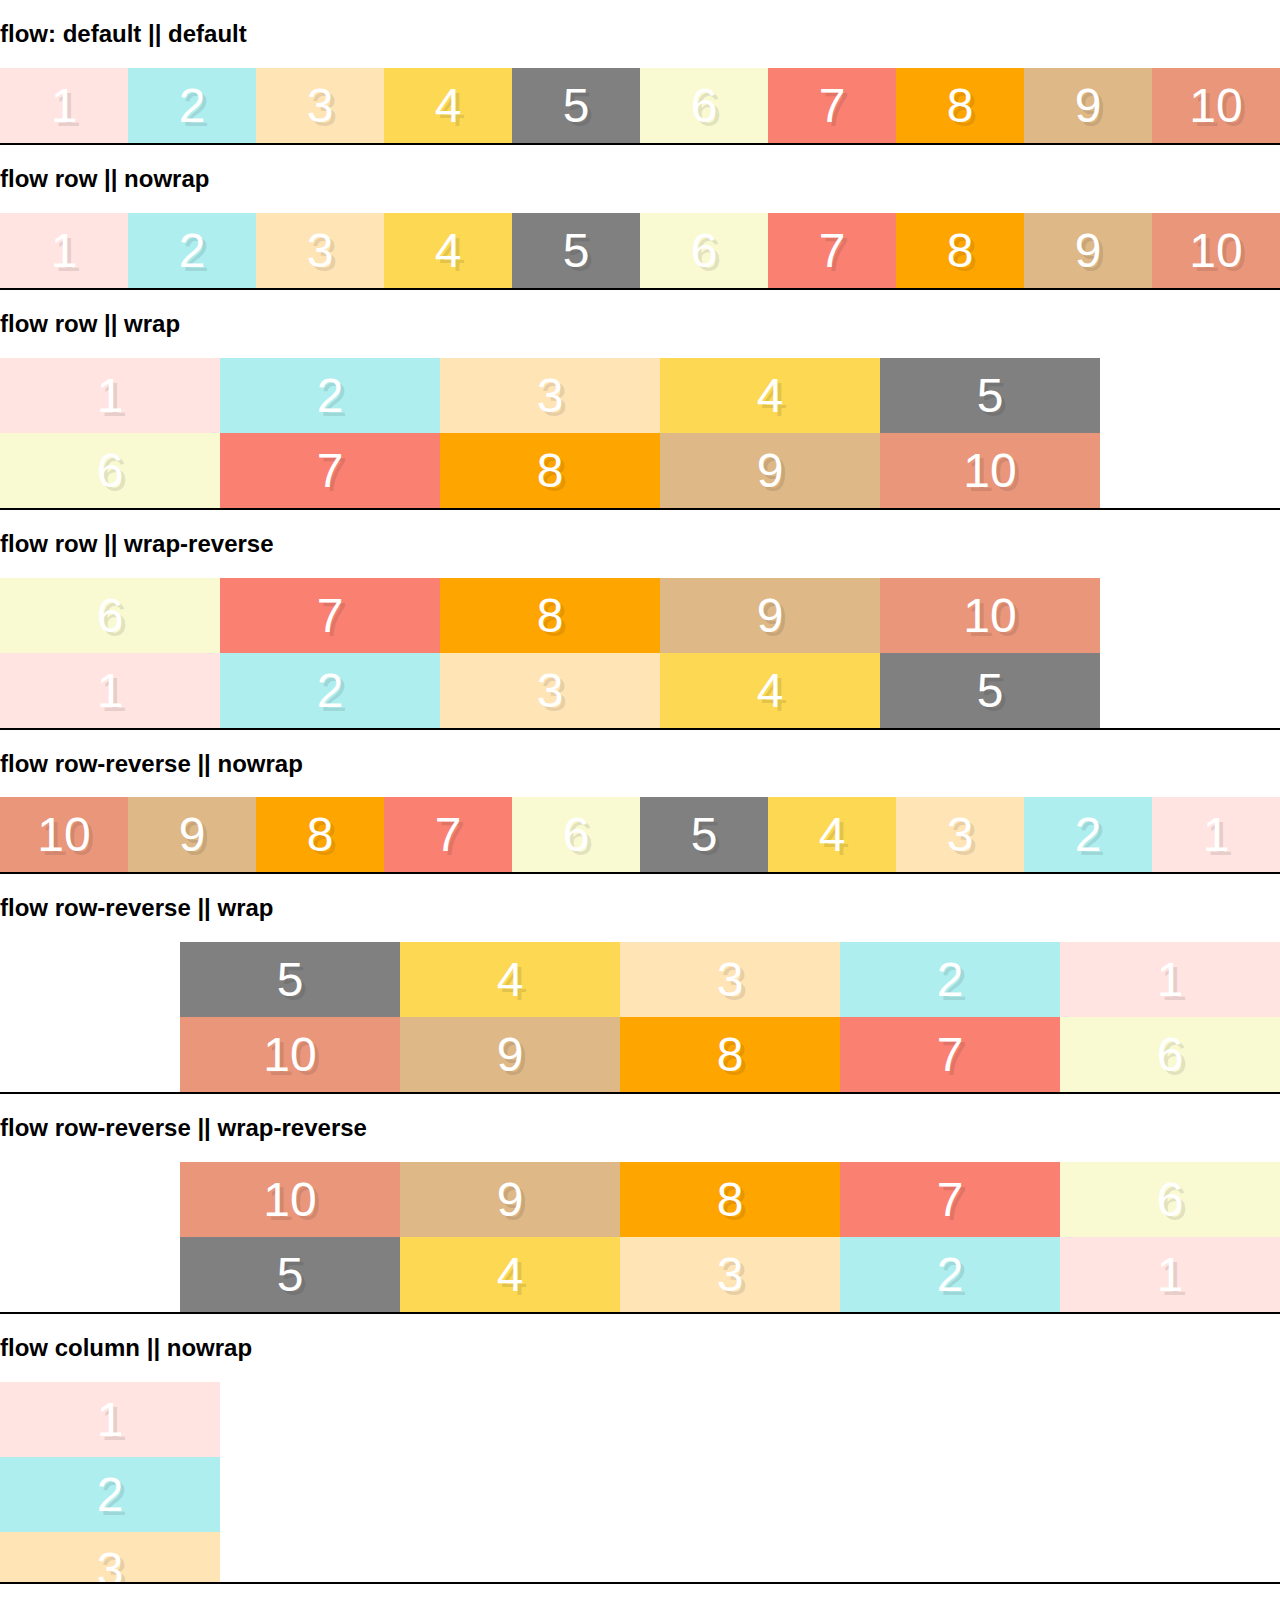
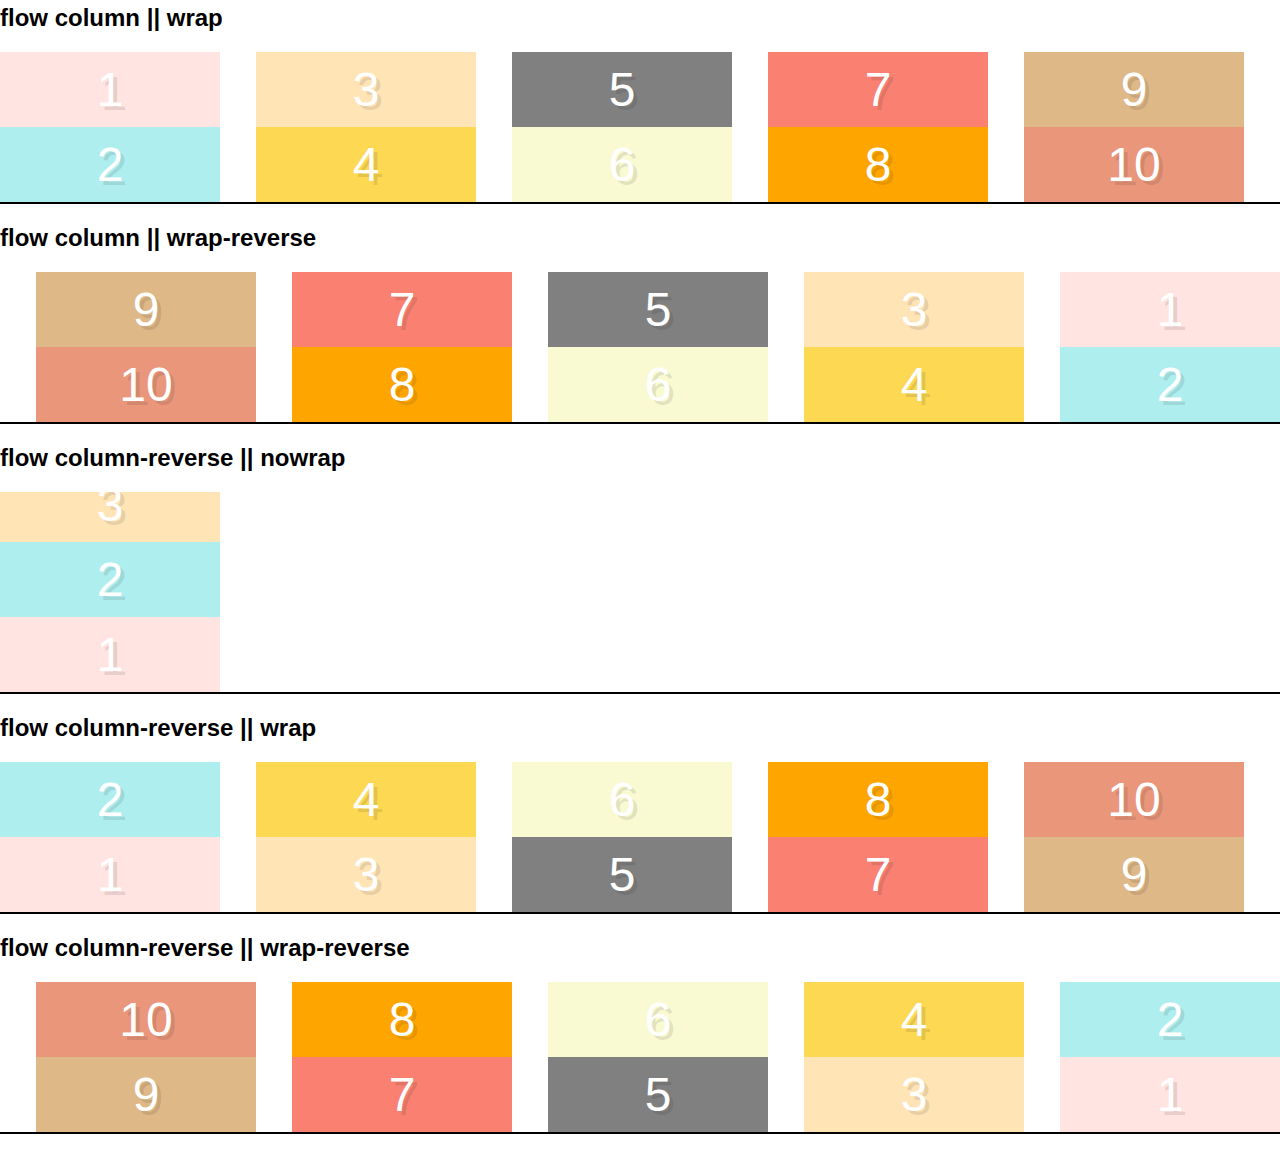
<file: flex-flow/index.html>
<!DOCTYPE html>
<html lang="en">
  <head>
    <meta charset="UTF-8">
    <link rel="stylesheet" href="../css/normalize.css" type="text/css"/>
    <link rel="stylesheet" href="style.css" type="text/css"/>
    <title>Flex Layout flex-flow</title>
  </head>
  <body>
    <div class="container">
      <h2>flow: default || default</h2>
      <div class="flex">
        <div class="box box1">1</div>
        <div class="box box2">2</div>
        <div class="box box3">3</div>
        <div class="box box4">4</div>
        <div class="box box5">5</div>
        <div class="box box6">6</div>
        <div class="box box7">7</div>
        <div class="box box8">8</div>
        <div class="box box9">9</div>
        <div class="box box10">10</div>
      </div>
    </div>

    <div class="container">
      <h2>flow row || nowrap</h2>
      <div class="flex row-nowrap">
        <div class="box box1">1</div>
        <div class="box box2">2</div>
        <div class="box box3">3</div>
        <div class="box box4">4</div>
        <div class="box box5">5</div>
        <div class="box box6">6</div>
        <div class="box box7">7</div>
        <div class="box box8">8</div>
        <div class="box box9">9</div>
        <div class="box box10">10</div>
      </div>
    </div>

    <div class="container">
      <h2>flow row || wrap</h2>
      <div class="flex row-wrap">
        <div class="box box1">1</div>
        <div class="box box2">2</div>
        <div class="box box3">3</div>
        <div class="box box4">4</div>
        <div class="box box5">5</div>
        <div class="box box6">6</div>
        <div class="box box7">7</div>
        <div class="box box8">8</div>
        <div class="box box9">9</div>
        <div class="box box10">10</div>
      </div>
    </div>

    <div class="container">
      <h2>flow row || wrap-reverse</h2>
      <div class="flex row-wrap-reverse">
        <div class="box box1">1</div>
        <div class="box box2">2</div>
        <div class="box box3">3</div>
        <div class="box box4">4</div>
        <div class="box box5">5</div>
        <div class="box box6">6</div>
        <div class="box box7">7</div>
        <div class="box box8">8</div>
        <div class="box box9">9</div>
        <div class="box box10">10</div>
      </div>
    </div>


    <div class="container">
      <h2>flow row-reverse || nowrap</h2>
      <div class="flex row-reverse-nowrap">
        <div class="box box1">1</div>
        <div class="box box2">2</div>
        <div class="box box3">3</div>
        <div class="box box4">4</div>
        <div class="box box5">5</div>
        <div class="box box6">6</div>
        <div class="box box7">7</div>
        <div class="box box8">8</div>
        <div class="box box9">9</div>
        <div class="box box10">10</div>
      </div>
    </div>

    <div class="container">
      <h2>flow row-reverse || wrap</h2>
      <div class="flex row-reverse-wrap">
        <div class="box box1">1</div>
        <div class="box box2">2</div>
        <div class="box box3">3</div>
        <div class="box box4">4</div>
        <div class="box box5">5</div>
        <div class="box box6">6</div>
        <div class="box box7">7</div>
        <div class="box box8">8</div>
        <div class="box box9">9</div>
        <div class="box box10">10</div>
      </div>
    </div>

    <div class="container">
      <h2>flow row-reverse || wrap-reverse</h2>
      <div class="flex row-reverse-wrap-reverse">
        <div class="box box1">1</div>
        <div class="box box2">2</div>
        <div class="box box3">3</div>
        <div class="box box4">4</div>
        <div class="box box5">5</div>
        <div class="box box6">6</div>
        <div class="box box7">7</div>
        <div class="box box8">8</div>
        <div class="box box9">9</div>
        <div class="box box10">10</div>
      </div>
    </div>

    <div class="container">
      <h2>flow column || nowrap</h2>
      <div class="flex column-nowrap">
        <div class="box box1">1</div>
        <div class="box box2">2</div>
        <div class="box box3">3</div>
        <div class="box box4">4</div>
        <div class="box box5">5</div>
        <div class="box box6">6</div>
        <div class="box box7">7</div>
        <div class="box box8">8</div>
        <div class="box box9">9</div>
        <div class="box box10">10</div>
      </div>
    </div>

    <div class="container">
      <h2>flow column || wrap</h2>
      <div class="flex column-wrap">
        <div class="box box1">1</div>
        <div class="box box2">2</div>
        <div class="box box3">3</div>
        <div class="box box4">4</div>
        <div class="box box5">5</div>
        <div class="box box6">6</div>
        <div class="box box7">7</div>
        <div class="box box8">8</div>
        <div class="box box9">9</div>
        <div class="box box10">10</div>
      </div>
    </div>

    <div class="container">
      <h2>flow column || wrap-reverse</h2>
      <div class="flex column-wrap-reverse">
        <div class="box box1">1</div>
        <div class="box box2">2</div>
        <div class="box box3">3</div>
        <div class="box box4">4</div>
        <div class="box box5">5</div>
        <div class="box box6">6</div>
        <div class="box box7">7</div>
        <div class="box box8">8</div>
        <div class="box box9">9</div>
        <div class="box box10">10</div>
      </div>
    </div>

    <div class="container">
      <h2>flow column-reverse || nowrap</h2>
      <div class="flex column-reverse-nowrap">
        <div class="box box1">1</div>
        <div class="box box2">2</div>
        <div class="box box3">3</div>
        <div class="box box4">4</div>
        <div class="box box5">5</div>
        <div class="box box6">6</div>
        <div class="box box7">7</div>
        <div class="box box8">8</div>
        <div class="box box9">9</div>
        <div class="box box10">10</div>
      </div>
    </div>

    <div class="container">
      <h2>flow column-reverse || wrap</h2>
      <div class="flex column-reverse-wrap">
        <div class="box box1">1</div>
        <div class="box box2">2</div>
        <div class="box box3">3</div>
        <div class="box box4">4</div>
        <div class="box box5">5</div>
        <div class="box box6">6</div>
        <div class="box box7">7</div>
        <div class="box box8">8</div>
        <div class="box box9">9</div>
        <div class="box box10">10</div>
      </div>
    </div>

    <div class="container">
      <h2>flow column-reverse || wrap-reverse</h2>
      <div class="flex column-reverse-wrap-reverse">
        <div class="box box1">1</div>
        <div class="box box2">2</div>
        <div class="box box3">3</div>
        <div class="box box4">4</div>
        <div class="box box5">5</div>
        <div class="box box6">6</div>
        <div class="box box7">7</div>
        <div class="box box8">8</div>
        <div class="box box9">9</div>
        <div class="box box10">10</div>
      </div>
    </div>

  </body>
</html>
</file>
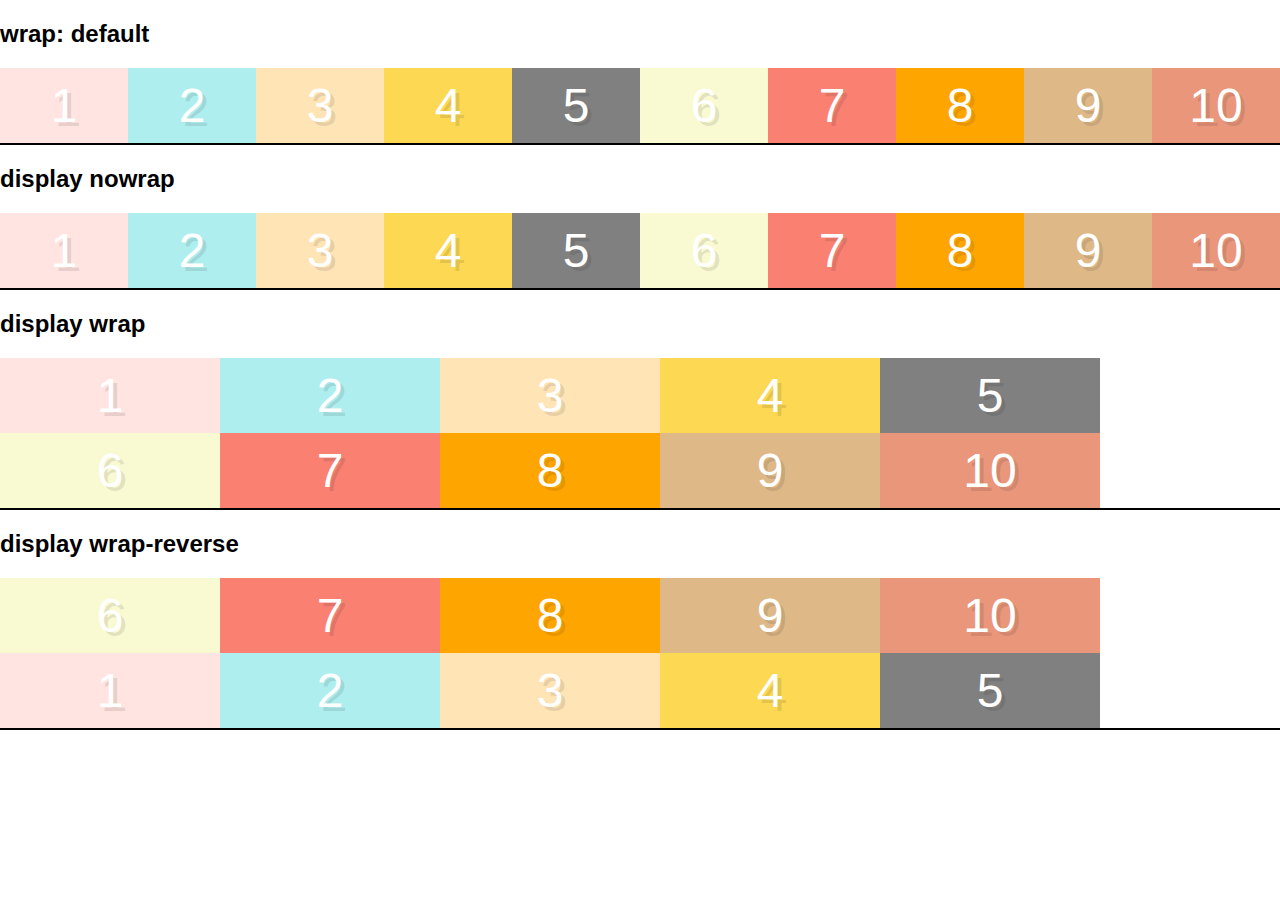
<file: flex-wrap/index.html>
<!DOCTYPE html>
<html lang="en">
  <head>
    <meta charset="UTF-8">
    <link rel="stylesheet" href="../css/normalize.css" type="text/css"/>
    <link rel="stylesheet" href="style.css" type="text/css"/>
    <title>Flex Layout flex-wrap</title>
  </head>
  <body>
    <div class="container">
      <h2>wrap: default</h2>
      <div class="flex">
        <div class="box box1">1</div>
        <div class="box box2">2</div>
        <div class="box box3">3</div>
        <div class="box box4">4</div>
        <div class="box box5">5</div>
        <div class="box box6">6</div>
        <div class="box box7">7</div>
        <div class="box box8">8</div>
        <div class="box box9">9</div>
        <div class="box box10">10</div>
      </div>
    </div>

    <div class="container">
      <h2>display nowrap</h2>
      <div class="flex nowrap">
        <div class="box box1">1</div>
        <div class="box box2">2</div>
        <div class="box box3">3</div>
        <div class="box box4">4</div>
        <div class="box box5">5</div>
        <div class="box box6">6</div>
        <div class="box box7">7</div>
        <div class="box box8">8</div>
        <div class="box box9">9</div>
        <div class="box box10">10</div>
      </div>
    </div>

    <div class="container">
      <h2>display wrap</h2>
      <div class="flex wrap">
        <div class="box box1">1</div>
        <div class="box box2">2</div>
        <div class="box box3">3</div>
        <div class="box box4">4</div>
        <div class="box box5">5</div>
        <div class="box box6">6</div>
        <div class="box box7">7</div>
        <div class="box box8">8</div>
        <div class="box box9">9</div>
        <div class="box box10">10</div>
      </div>
    </div>

    <div class="container">
      <h2>display wrap-reverse</h2>
      <div class="flex wrap-reverse">
        <div class="box box1">1</div>
        <div class="box box2">2</div>
        <div class="box box3">3</div>
        <div class="box box4">4</div>
        <div class="box box5">5</div>
        <div class="box box6">6</div>
        <div class="box box7">7</div>
        <div class="box box8">8</div>
        <div class="box box9">9</div>
        <div class="box box10">10</div>
      </div>
    </div>
  </body>
</html>
</file>
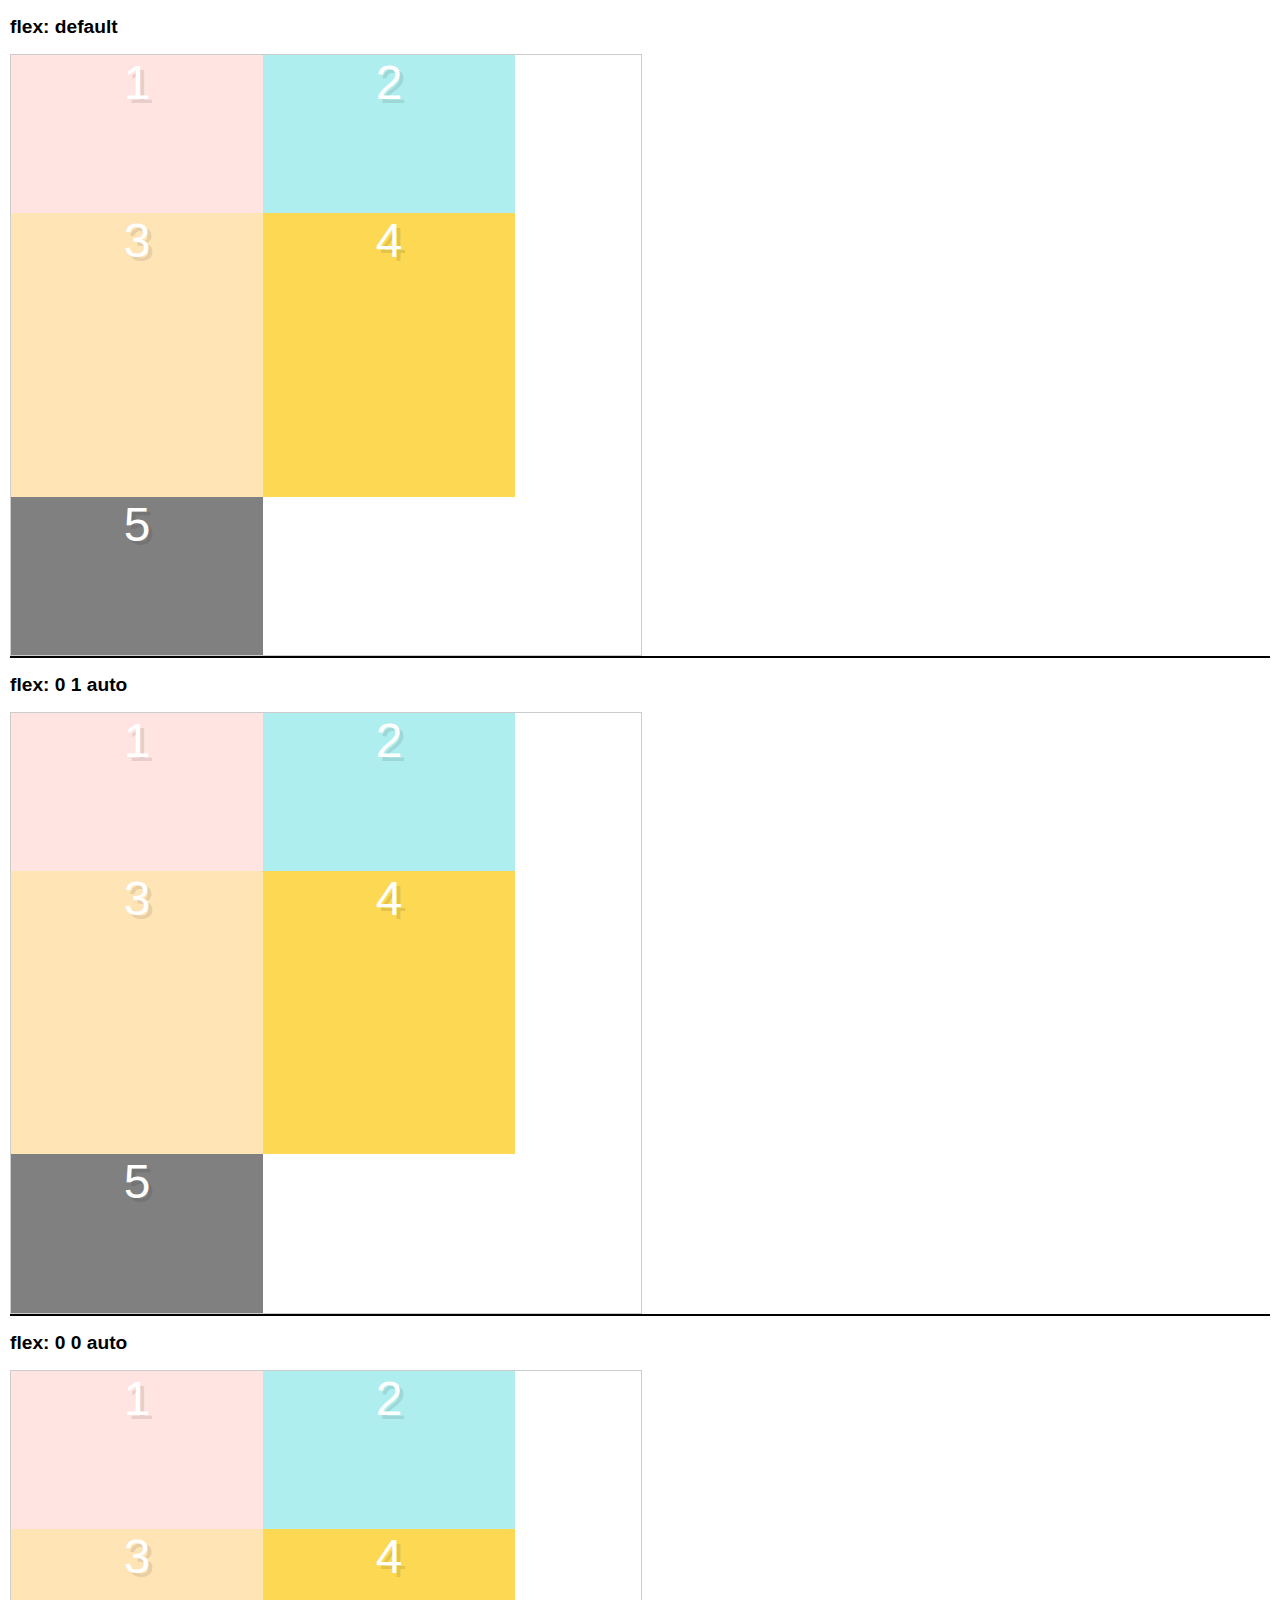
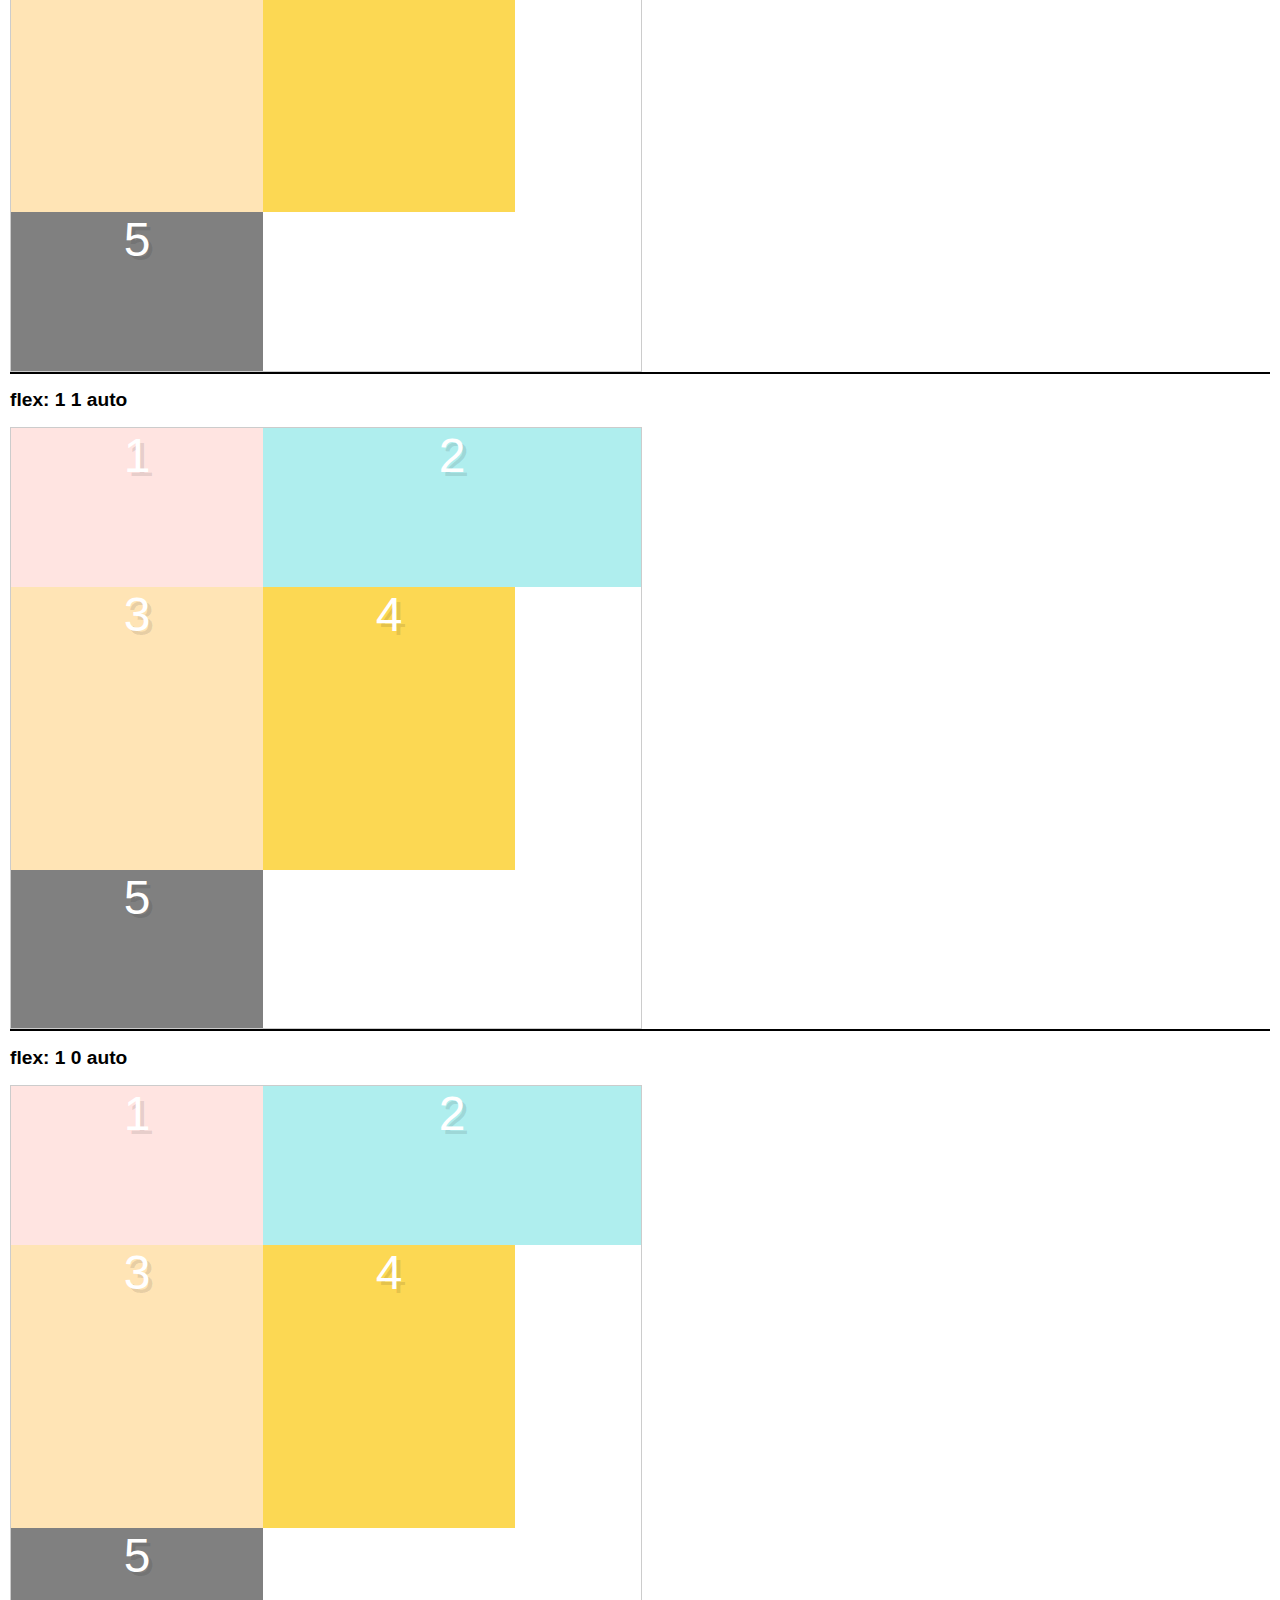
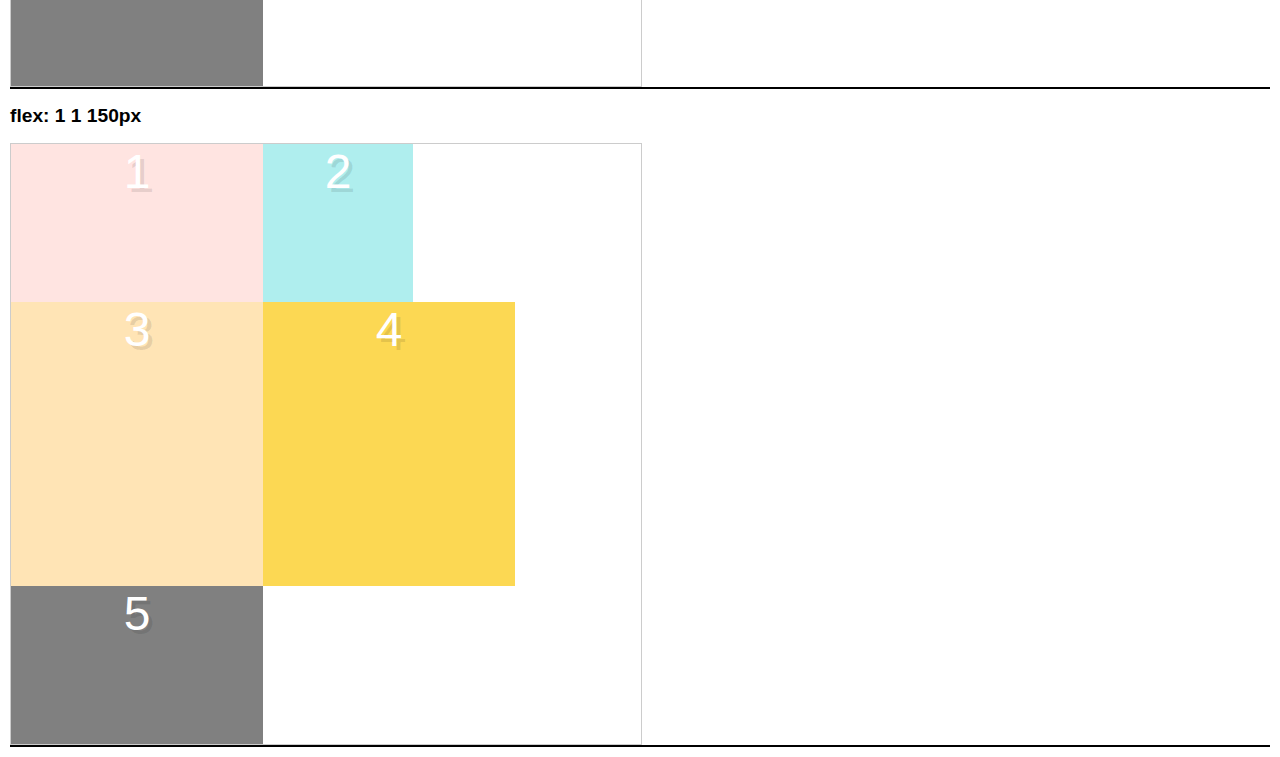
<file: flex/index.html>
<!DOCTYPE html>
<html lang="en">
  <head>
    <meta charset="UTF-8">
    <link rel="stylesheet" href="../css/normalize.css" type="text/css"/>
    <link rel="stylesheet" href="style.css" type="text/css"/>
    <title>Flex Layout flex</title>
  </head>
  <body>
    <div class="container">
      <h2>flex: default</h2>
      <div class="flex">
        <div class="box box1">1</div>
        <div class="box box2">2</div>
        <div class="box box3">3</div>
        <div class="box box4">4</div>
        <div class="box box5">5</div>
      </div>
    </div>

    <div class="container">
      <h2>flex: 0  1 auto </h2>
      <div class="flex">
        <div class="box box1">1</div>
        <div class="box box2">2</div>
        <div class="box box3">3</div>
        <div class="box box4">4</div>
        <div class="box box5">5</div>
      </div>
    </div>

    <div class="container">
      <h2>flex: 0  0 auto </h2>
      <div class="flex">
        <div class="box box1">1</div>
        <div class="box box2 shrink0">2</div>
        <div class="box box3">3</div>
        <div class="box box4">4</div>
        <div class="box box5">5</div>
      </div>
    </div>

    <div class="container">
      <h2>flex: 1 1 auto</h2>
      <div class="flex">
        <div class="box box1">1</div>
        <div class="box box2 grow1">2</div>
        <div class="box box3">3</div>
        <div class="box box4">4</div>
        <div class="box box5">5</div>
      </div>
    </div>

    <div class="container">
      <h2>flex: 1 0 auto</h2>
      <div class="flex">
        <div class="box box1">1</div>
        <div class="box box2 grow1 shrink0">2</div>
        <div class="box box3">3</div>
        <div class="box box4">4</div>
        <div class="box box5">5</div>
      </div>
    </div>
    <div class="container">
      <h2>flex: 1 1 150px</h2>
      <div class="flex">
        <div class="box box1">1</div>
        <div class="box box2 basis150">2</div>
        <div class="box box3">3</div>
        <div class="box box4">4</div>
        <div class="box box5">5</div>
      </div>
    </div>

  </body>
</html>
</file>
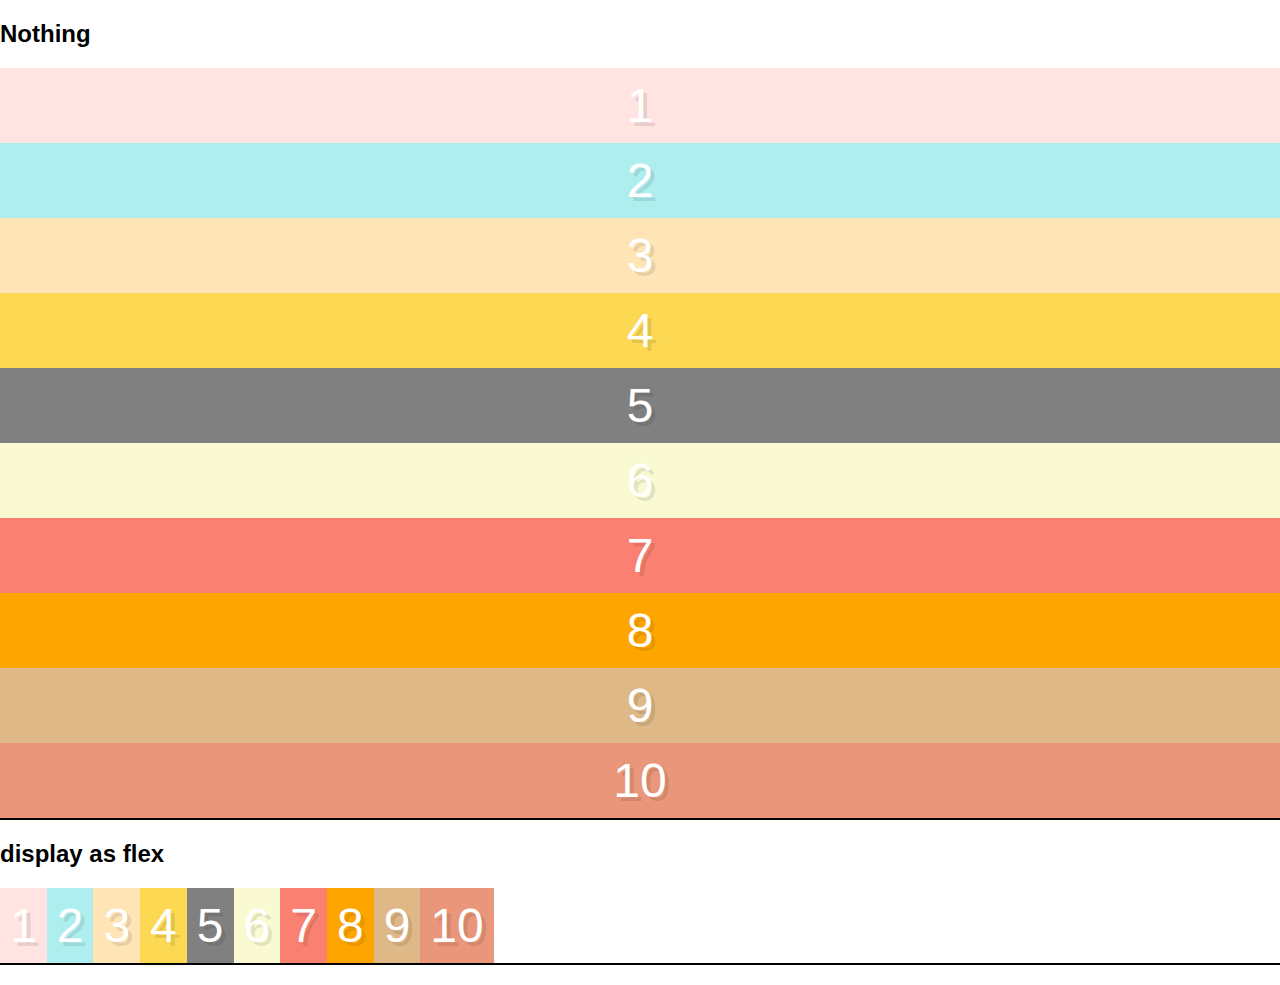
<file: intro-basic/index.html>
<!DOCTYPE html>
<html lang="en">
  <head>
    <meta charset="UTF-8">
    <link rel="stylesheet" href="../css/normalize.css" type="text/css"/>
    <link rel="stylesheet" href="style.css" type="text/css"/>
    <title>Flex Layout Basic</title>
  </head>
  <body>
    <div class="container">
      <h2>Nothing</h2>
      <div class="original">
        <div class="box box1">1</div>
        <div class="box box2">2</div>
        <div class="box box3">3</div>
        <div class="box box4">4</div>
        <div class="box box5">5</div>
        <div class="box box6">6</div>
        <div class="box box7">7</div>
        <div class="box box8">8</div>
        <div class="box box9">9</div>
        <div class="box box10">10</div>
      </div>
    </div>

    <div class="container">
      <h2>display as flex</h2>
      <div class="flex">
        <div class="box box1">1</div>
        <div class="box box2">2</div>
        <div class="box box3">3</div>
        <div class="box box4">4</div>
        <div class="box box5">5</div>
        <div class="box box6">6</div>
        <div class="box box7">7</div>
        <div class="box box8">8</div>
        <div class="box box9">9</div>
        <div class="box box10">10</div>
      </div>
    </div>

  </body>
</html>
</file>
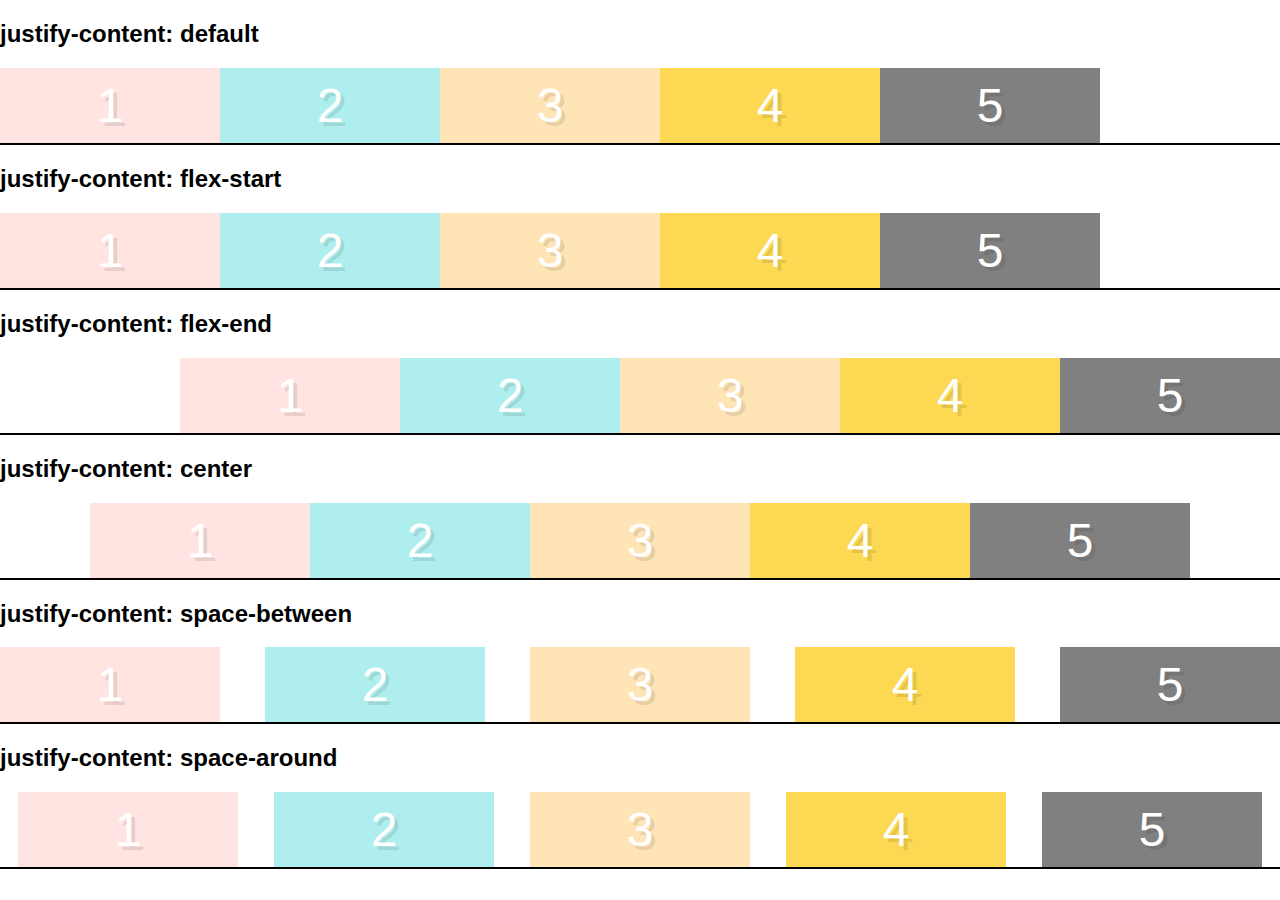
<file: justify-content/index.html>
<!DOCTYPE html>
<html lang="en">
  <head>
    <meta charset="UTF-8">
    <link rel="stylesheet" href="../css/normalize.css" type="text/css"/>
    <link rel="stylesheet" href="style.css" type="text/css"/>
    <title>Flex Layout Justify-content</title>
  </head>
  <body>
    <div class="container">
      <h2>justify-content: default</h2>
      <div class="flex">
        <div class="box box1">1</div>
        <div class="box box2">2</div>
        <div class="box box3">3</div>
        <div class="box box4">4</div>
        <div class="box box5">5</div>
      </div>
    </div>

    <div class="container">
      <h2>justify-content: flex-start</h2>
      <div class="flex flex-start">
        <div class="box box1">1</div>
        <div class="box box2">2</div>
        <div class="box box3">3</div>
        <div class="box box4">4</div>
        <div class="box box5">5</div>
      </div>
    </div>

    <div class="container">
      <h2>justify-content: flex-end</h2>
      <div class="flex flex-end">
        <div class="box box1">1</div>
        <div class="box box2">2</div>
        <div class="box box3">3</div>
        <div class="box box4">4</div>
        <div class="box box5">5</div>
      </div>
    </div>

    <div class="container">
      <h2>justify-content: center</h2>
      <div class="flex center">
        <div class="box box1">1</div>
        <div class="box box2">2</div>
        <div class="box box3">3</div>
        <div class="box box4">4</div>
        <div class="box box5">5</div>
      </div>
    </div>

    <div class="container">
      <h2>justify-content: space-between</h2>
      <div class="flex space-between">
        <div class="box box1">1</div>
        <div class="box box2">2</div>
        <div class="box box3">3</div>
        <div class="box box4">4</div>
        <div class="box box5">5</div>
      </div>
    </div>

    <div class="container">
      <h2>justify-content: space-around</h2>
      <div class="flex space-around">
        <div class="box box1">1</div>
        <div class="box box2">2</div>
        <div class="box box3">3</div>
        <div class="box box4">4</div>
        <div class="box box5">5</div>
      </div>
    </div>
  </body>
</html>
</file>
<file: align-content/style.css>
@media only screen
and (max-device-width: 1376px) {
  h2 {
    font-size: 1.2em;
  }
}
.flex {
   display: -webkit-flex; /* for Safari */
   display: flex;
   flex-flow: row wrap;
   width: 50%;
   height: 600px;
   border: 1px solid #ccc;
}

.flex-start {
  align-content: flex-start;
}

.flex-end {
  align-content: flex-end;
}

.center {
  align-content: center;
}

.space-between {
  align-content: space-between;
}

.space-around {
  align-content: space-around;
}

.container {
  margin: 10px 10px;
  border-bottom: 2px solid #000;
}

.box {
  color: #ffffff;
  font-size: 48px;
  text-align: center;
  text-shadow: 4px 4px 0 rgba(0,  0,  0,  0.1);
  margin: 20px;
  width: calc(40% - 60px);
}

.box p {
  display: inherit;
}

.flex-start {
   align-content: flex-start;
}

.flex-end {
   align-content: flex-end;
}

.center {
   align-content: center;
}

.space-between {
   align-content: space-between;
}

.space-around {
   align-content: space-around;
}

.stretch {
   align-content: stretch;
}

.box1 {
  background: #ffe4e1;
}

.box2 {
  background: #afeeee;
}

.box3 {
  background: #ffe4b5;
}

.box4 {
  background: #fCD853;
}

.box5 {
  background: #808080;
}
</file>
<file: align-items-with-align-self/style.css>
@media only screen
and (max-device-width: 1376px) {
  h2 {
    font-size: 1.2em;
  }
}
.flex {
   display: -webkit-flex; /* for Safari */
   display: flex;
   flex-flow: row wrap;
   width: 50%;
   height: 600px;
   border: 1px solid #ccc;
}

.flex-start {
  align-items: flex-start;
}

.flex-end {
  align-items: flex-end;
}

.center {
  align-items: center;
}

.stretch {
  align-items: stretch;
}

.baseline {
  align-items: baseline;
}

.self-flex-start {
   align-self: flex-start;
}

.self-flex-end {
   align-self: flex-end;
}

.self-center {
   align-self: center;
}

.self-stretch {
   align-self: stretch;
}

.self-baseline {
   align-self: baseline;
}

.container {
  margin: 10px 10px;
  border-bottom: 2px solid #000;
}

.box {
  color: #ffffff;
  font-size: 48px;
  text-align: center;
  text-shadow: 4px 4px 0 rgba(0,  0,  0,  0.1);
  width: 40%;
}

.box p {
  display: inherit;
}

.box1 {
  background: #ffe4e1;
}

.box2 {
  background: #afeeee;
}

.box3 {
  background: #ffe4b5;
  min-height: 30%;
}

.box4 {
  background: #fCD853;
}

.box5 {
  background: #808080;
}

.box6 {
  background: #FAFAD2;
}

.box7 {
  background: #FA8072;
}

.box8 {
  background: #ffa500;
}

.box9 {
  background: #DEB887;
}

.box10 {
  background: #E9967A;
}
</file>
<file: align-items/style.css>
@media only screen
and (max-device-width: 1376px) {
  h2 {
    font-size: 1.2em;
  }
}
.flex {
   display: -webkit-flex; /* for Safari */
   display: flex;
   flex-flow: row wrap;
   width: 50%;
   height: 600px;
   border: 1px solid #ccc;
}

.flex-start {
  align-items: flex-start;
}

.flex-end {
  align-items: flex-end;
}

.center {
  align-items: center;
}

.stretch {
  align-items: stretch;
}

.baseline {
  align-items: baseline;
}

.container {
  margin: 10px 10px;
  border-bottom: 2px solid #000;
}

.box {
  color: #ffffff;
  font-size: 48px;
  text-align: center;
  text-shadow: 4px 4px 0 rgba(0,  0,  0,  0.1);
  width: 40%;
}

.box p {
  display: inherit;
}

.box1 {
  background: #ffe4e1;
}

.box2 {
  background: #afeeee;
}

.box3 {
  background: #ffe4b5;
  min-height: 30%;
}

.box4 {
  background: #fCD853;
}

.box5 {
  background: #808080;
}
</file>
<file: dice-demo/style.css>
body {
  display: -webkit-box;
  display: -moz-box;
  display: -ms-flexbox;
  display: -webkit-flex;
  display: flex;
  margin: 50px;
  background: #F5DEB3;
}

.dice {
  display: inherit;
  margin: 16px;
  padding: 4px;
  background-color: #e7e7e7;
  width: 104px;
  height: 104px;
  object-fit: contain;

  box-shadow:
    inset 0 5px white, 
    inset 0 -5px #bbb,
    inset 5px 0 #d7d7d7, 
    inset -5px 0 #d7d7d7;
  border-radius: 10%;
}

.row {
  display: inherit;
}

.dot {
   background: #000;
   border-radius: 24px;
   width: 24px;
   height: 24px;
   margin: 5px;
}

.first-face {
   align-items: center;
   justify-content: center;
}

.second-face, .third-face {
  flex-direction: column;
  justify-content: space-between;
}

.second-face .dot:nth-child(2) {
   align-self: flex-end;
}

.third-face .dot:nth-child(2) {
   align-self: center;
}

.third-face .dot:nth-child(3) {
   align-self: flex-end;
}

.forth-face {
   flex-flow: wrap;
   justify-content: space-between;
}

.forth-face .row {
  justify-content: space-between;
  flex-basis: 100%;
  height: 70px;
}

.fifth-face, .sixth-face {
   flex-wrap: wrap;
   justify-content: space-between;
   align-items: center;
}

.fifth-face .row, .sixth-face .row {
  flex-basis: 100%;
  justify-content: space-between;
}

.fifth-face .row:nth-child(2) {
   justify-content: center;
}
</file>
<file: flex-direction/style.css>
.flex {
   display: -webkit-flex; /* for Safari */
   display: flex;
}

.container {
  margin-bottom: 20px;
  border-bottom: 2px solid #000;
}

.box {
  color: #ffffff;
  font-size: 48px;
  text-align: center;
  text-shadow: 4px 4px 0 rgba(0, 0, 0, 0.1);
  padding: 10px;
}

.row {
  flex-direction: row;
}

.row-reverse {
  flex-direction: row-reverse;
}

.column {
  flex-direction: column;
}

.column-reverse {
  flex-direction: column-reverse;
}

.box1 {
  background: #ffe4e1;
}

.box2 {
  background: #afeeee;
}

.box3 {
  background: #ffe4b5;
}

.box4 {
  background: #fCD853;
}

.box5 {
  background: #808080;
}

.box6 {
  background: #FAFAD2;
}

.box7 {
  background: #FA8072;
}

.box8 {
  background: #ffa500;
}

.box9 {
  background: #DEB887;
}

.box10 {
  background: #E9967A;
}
</file>
<file: flex-flow/style.css>
.flex {
   display: -webkit-flex; /* for Safari */
   display: flex;
}

.container {
  margin-bottom: 20px;
  border-bottom: 2px solid #000;
}

.box {
  color: #ffffff;
  font-size: 48px;
  text-align: center;
  text-shadow: 4px 4px 0 rgba(0,  0,  0,  0.1);
  padding: 10px;
  width: 200px;
}

.row-nowrap {
  flex-flow: row nowrap;
}

.row-wrap {
  flex-flow: row wrap;
}

.row-wrap-reverse {
  flex-flow: row wrap-reverse;
}

.row-reverse-nowrap {
  flex-flow: row-reverse nowrap;
}

.row-reverse-wrap {
  flex-flow: row-reverse wrap;
}

.row-reverse-wrap-reverse {
  flex-flow: row-reverse wrap-reverse;
}

.column-nowrap {
  flex-flow: column nowrap;
}

.column-wrap {
  flex-flow: column wrap;
}

.column-wrap-reverse {
  flex-flow: column wrap-reverse;
}

.column-reverse-nowrap {
  flex-flow: column-reverse nowrap;
}

.column-reverse-wrap {
  flex-flow: column-reverse wrap;
}

.column-reverse-wrap-reverse {
  flex-flow: column-reverse wrap-reverse;
}

.column-nowrap, .column-wrap, .column-wrap-reverse, .column-reverse-nowrap, .column-reverse-wrap, .column-reverse-wrap-reverse {
   max-height: 200px;
   overflow-y: auto;
}

.row {
  flex-direction: row;
}

.row-reverse {
  flex-direction: row-reverse;
}

.column {
  flex-direction: column;
}

.column-reverse {
  flex-direction: column-reverse;
}

.box1 {
  background: #ffe4e1;
}

.box2 {
  background: #afeeee;
}

.box3 {
  background: #ffe4b5;
}

.box4 {
  background: #fCD853;
}

.box5 {
  background: #808080;
}

.box6 {
  background: #FAFAD2;
}

.box7 {
  background: #FA8072;
}

.box8 {
  background: #ffa500;
}

.box9 {
  background: #DEB887;
}

.box10 {
  background: #E9967A;
}
</file>
<file: flex-wrap/style.css>
.flex {
   display: -webkit-flex; /* for Safari */
   display: flex;
}

.container {
  margin-bottom: 20px;
  border-bottom: 2px solid #000;
}

.box {
  color: #ffffff;
  font-size: 48px;
  text-align: center;
  text-shadow: 4px 4px 0 rgba(0, 0, 0, 0.1);
  padding: 10px;
  width: 200px;
}

.nowrap {
  flex-wrap: row-reverse;
}

.wrap {
  flex-wrap: wrap;
}

.wrap-reverse {
  flex-wrap: wrap-reverse;
}

.box1 {
  background: #ffe4e1;
}

.box2 {
  background: #afeeee;
}

.box3 {
  background: #ffe4b5;
}

.box4 {
  background: #fCD853;
}

.box5 {
  background: #808080;
}

.box6 {
  background: #FAFAD2;
}

.box7 {
  background: #FA8072;
}

.box8 {
  background: #ffa500;
}

.box9 {
  background: #DEB887;
}

.box10 {
  background: #E9967A;
}
</file>
<file: flex/style.css>
@media only screen
and (max-device-width: 1376px) {
  h2 {
    font-size: 1.2em;
  }
}
.flex {
   display: -webkit-flex; /* for Safari */
   display: flex;
   flex-flow: row wrap;
   width: 50%;
   height: 600px;
   border: 1px solid #ccc;
}

.grow1 {
   flex-grow: 1;
}

.shrink0 {
  flex-shrink: 0;
}

.basis150 {
   flex-basis: 150px;
}

.container {
  margin: 10px 10px;
  border-bottom: 2px solid #000;
}

.box {
  color: #ffffff;
  font-size: 48px;
  text-align: center;
  text-shadow: 4px 4px 0 rgba(0,  0,  0,  0.1);
  width: 40%;
}

.box p {
  display: inherit;
}

.box1 {
  background: #ffe4e1;
}

.box2 {
  background: #afeeee;
}

.box3 {
  background: #ffe4b5;
  min-height: 30%;
}

.box4 {
  background: #fCD853;
}

.box5 {
  background: #808080;
}

.box6 {
  background: #FAFAD2;
}

.box7 {
  background: #FA8072;
}

.box8 {
  background: #ffa500;
}

.box9 {
  background: #DEB887;
}

.box10 {
  background: #E9967A;
}
</file>
<file: intro-basic/style.css>
.container {
  margin-bottom: 20px;
  border-bottom: 2px solid #000;
}

.box {
  color: #ffffff;
  font-size: 48px;
  text-align: center;
  text-shadow: 4px 4px 0 rgba(0, 0, 0, 0.1);
  padding: 10px;
}

.box1 {
  background: #ffe4e1;
}

.box2 {
  background: #afeeee;
}

.box3 {
  background: #ffe4b5;
}

.box4 {
   background: #fCD853;
}

.box5 {
   background: #808080;
}

.box6 {
   background: #FAFAD2;
}

.box7 {
   background: #FA8072;
}

.box8 {
   background: #ffa500;
}

.box9 {
   background: #DEB887;
}

.box10 {
   background: #E9967A;
}

.flex {
   display: -webkit-flex; /* for Safari */
   display: flex;
}
</file>
<file: justify-content/style.css>
.flex {
   display: -webkit-flex; /* for Safari */
   display: flex;
}

.flex-start {
  justify-content: flex-start;
}

.flex-end {
  justify-content: flex-end;
}

.center {
  justify-content: center;
}

.space-between {
  justify-content: space-between;
}

.space-around {
  justify-content: space-around;
}

.container {
  margin-bottom: 20px;
  border-bottom: 2px solid #000;
}

.box {
  color: #ffffff;
  font-size: 48px;
  text-align: center;
  text-shadow: 4px 4px 0 rgba(0,  0,  0,  0.1);
  padding: 10px;
  width: 200px;
}

.row-nowrap {
  flex-flow: row nowrap;
}

.row-wrap {
  flex-flow: row wrap;
}

.row-wrap-reverse {
  flex-flow: row wrap-reverse;
}

.row-reverse-nowrap {
  flex-flow: row-reverse nowrap;
}

.row-reverse-wrap {
  flex-flow: row-reverse wrap;
}

.row-reverse-wrap-reverse {
  flex-flow: row-reverse wrap-reverse;
}

.column-nowrap {
  flex-flow: column nowrap;
}

.column-wrap {
  flex-flow: column wrap;
}

.column-wrap-reverse {
  flex-flow: column wrap-reverse;
}

.column-reverse-nowrap {
  flex-flow: column-reverse nowrap;
}

.column-reverse-wrap {
  flex-flow: column-reverse wrap;
}

.column-reverse-wrap-reverse {
  flex-flow: column-reverse wrap-reverse;
}

.column-nowrap, .column-wrap, .column-wrap-reverse, .column-reverse-nowrap, .column-reverse-wrap, .column-reverse-wrap-reverse {
   max-height: 200px;
   overflow-y: auto;
}

.row {
  flex-direction: row;
}

.row-reverse {
  flex-direction: row-reverse;
}

.column {
  flex-direction: column;
}

.column-reverse {
  flex-direction: column-reverse;
}

.box1 {
  background: #ffe4e1;
}

.box2 {
  background: #afeeee;
}

.box3 {
  background: #ffe4b5;
}

.box4 {
  background: #fCD853;
}

.box5 {
  background: #808080;
}

.box6 {
  background: #FAFAD2;
}

.box7 {
  background: #FA8072;
}

.box8 {
  background: #ffa500;
}

.box9 {
  background: #DEB887;
}

.box10 {
  background: #E9967A;
}
</file>
